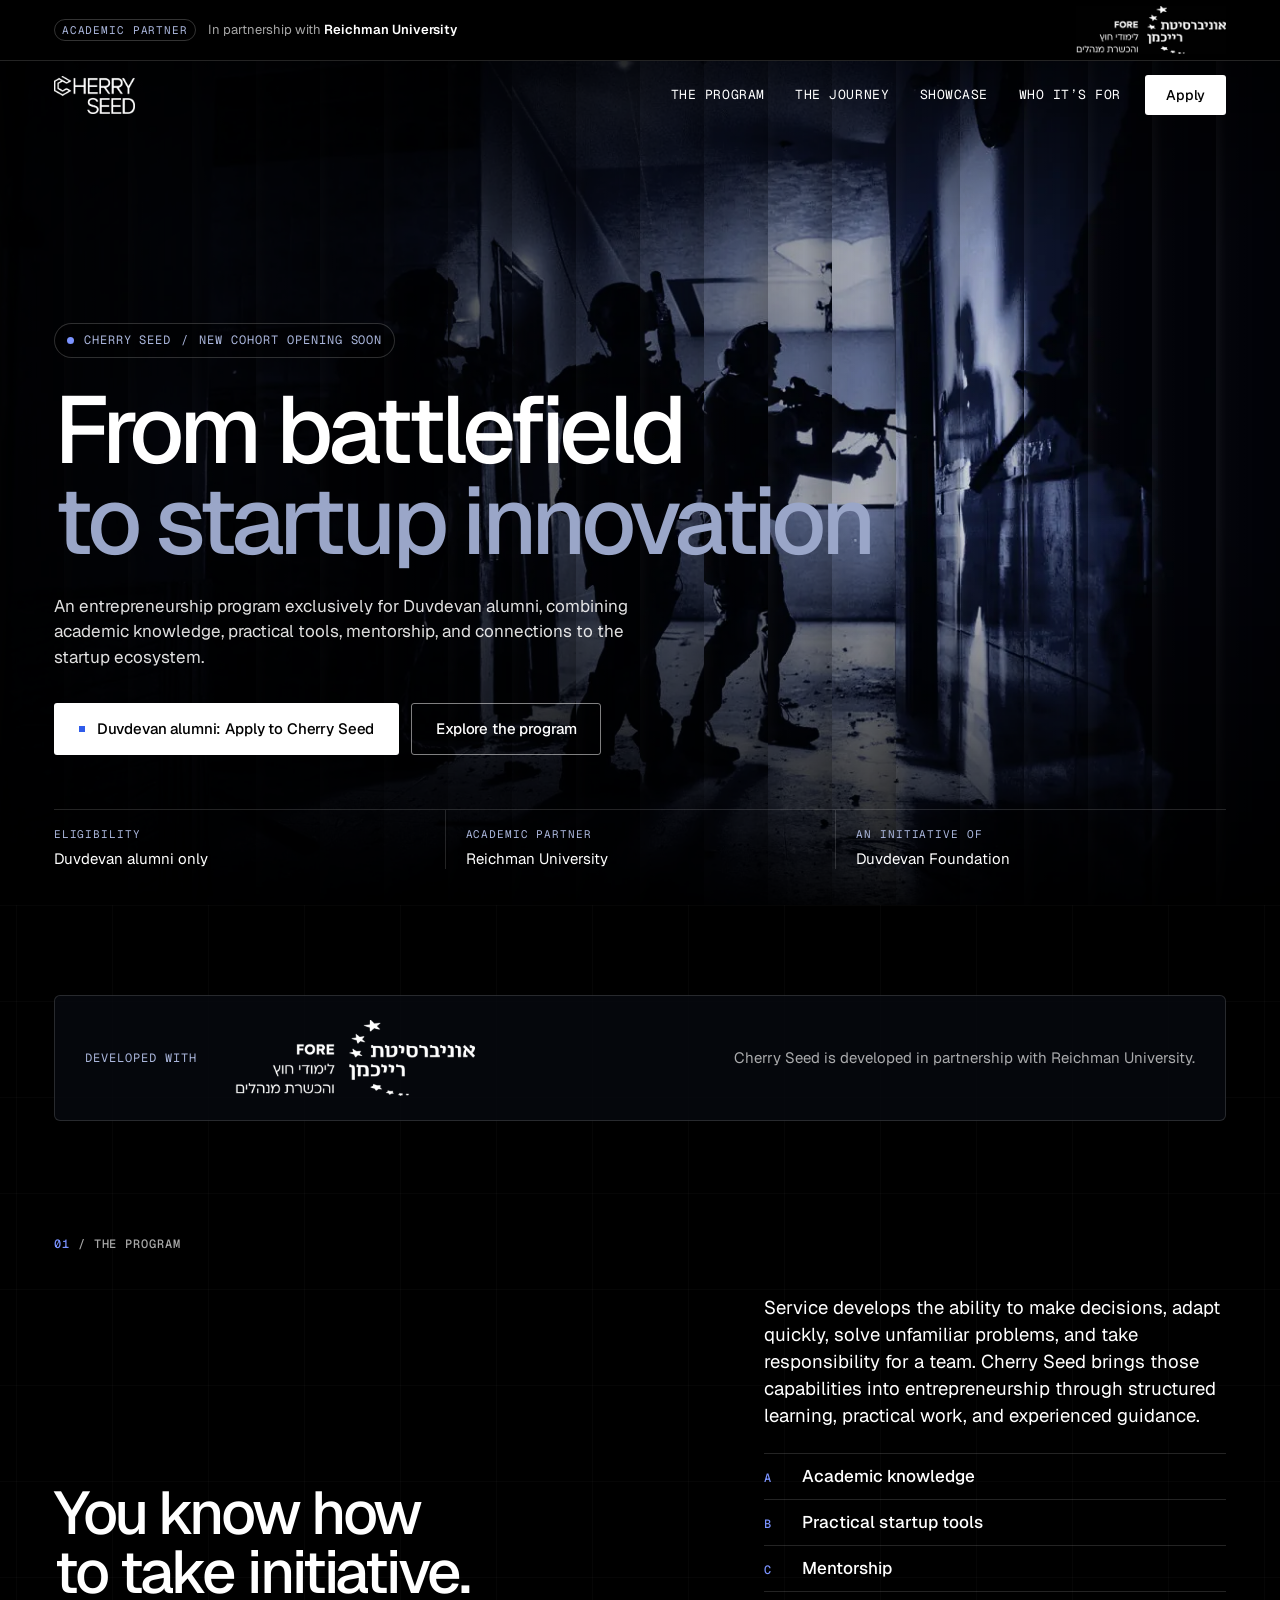
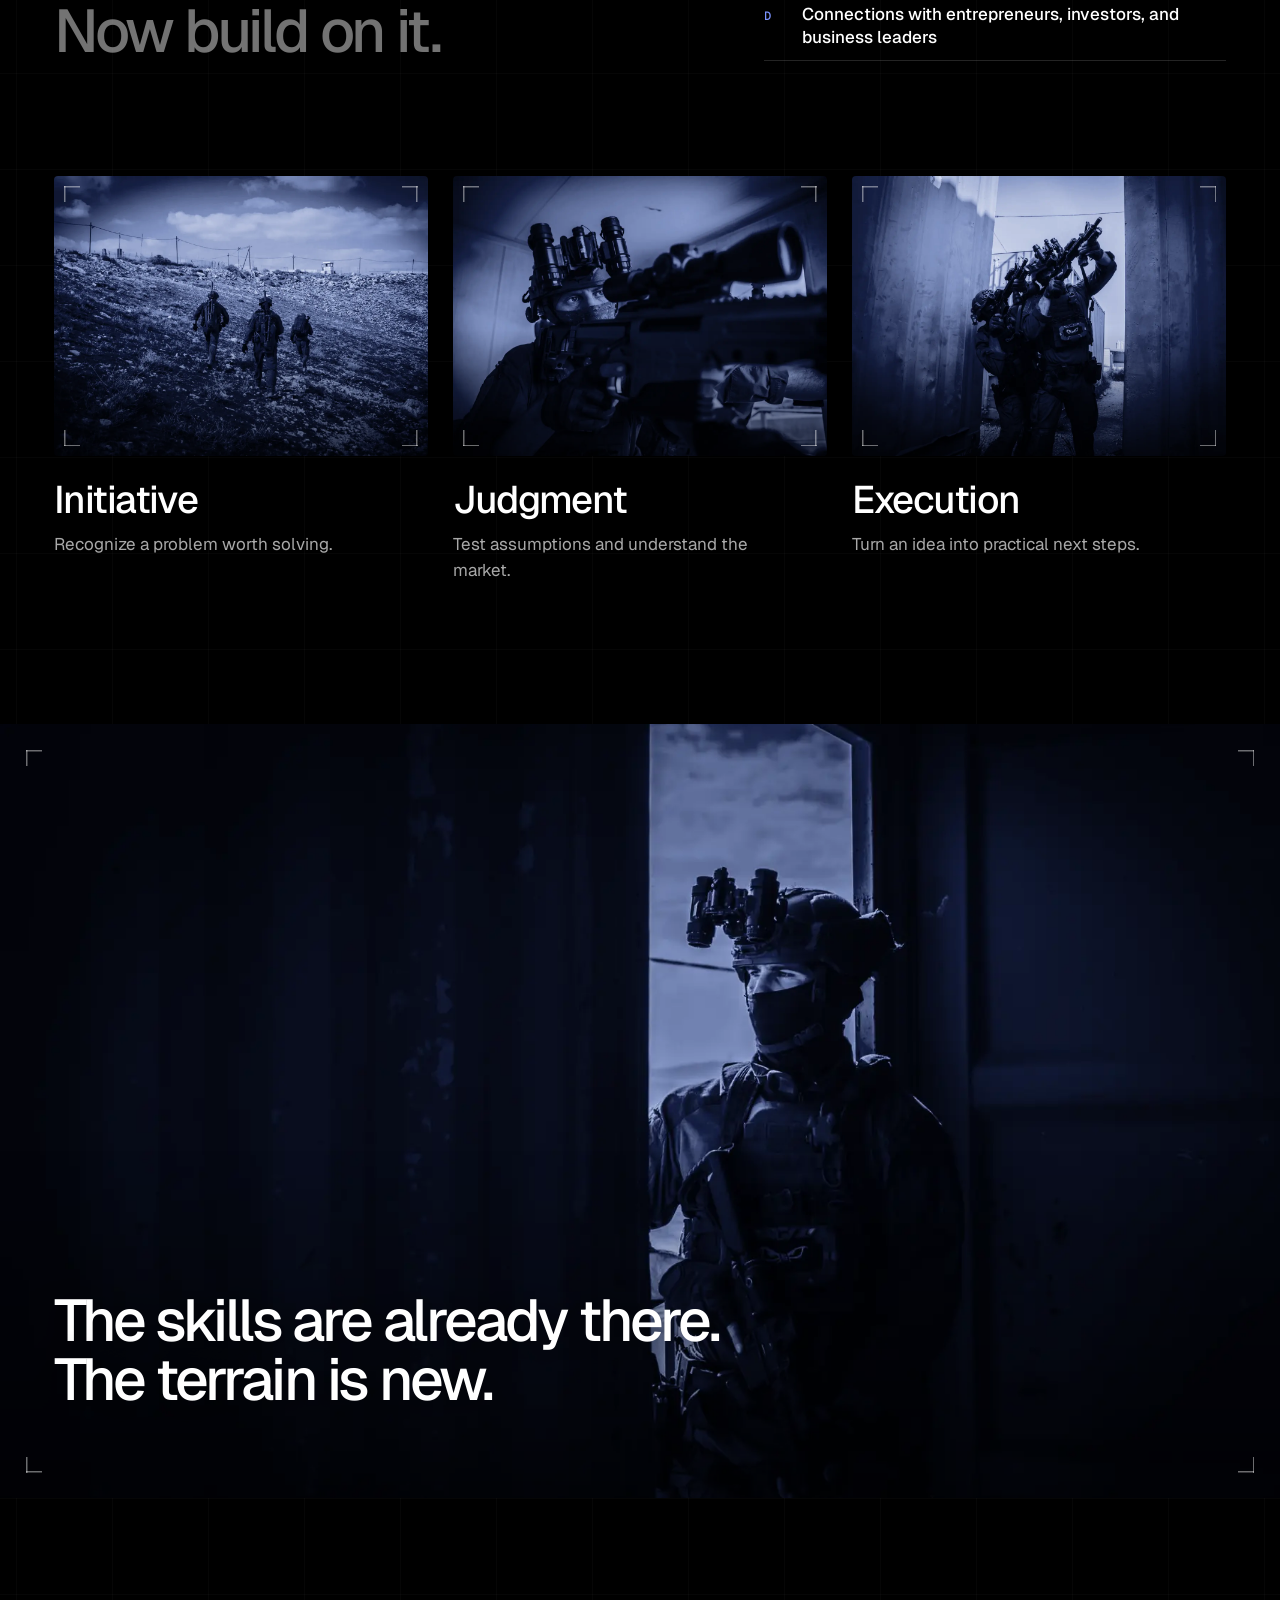
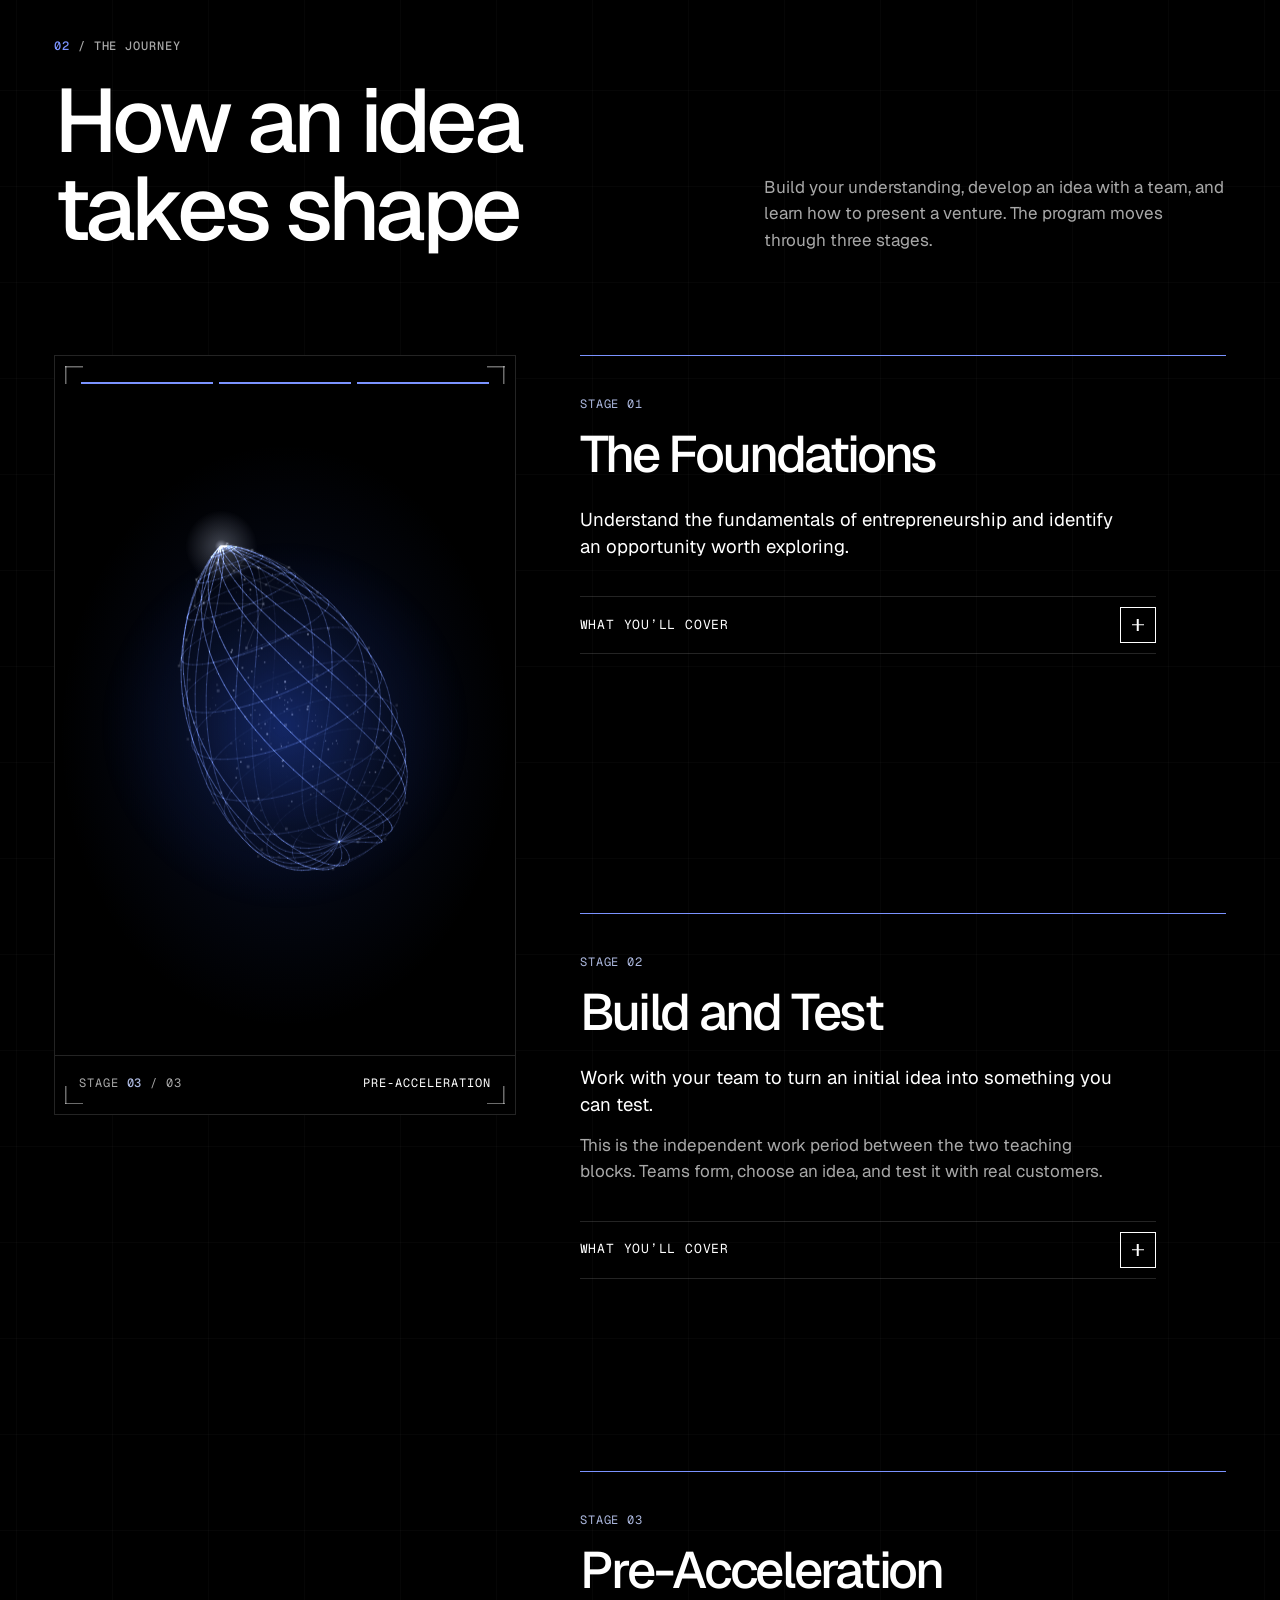
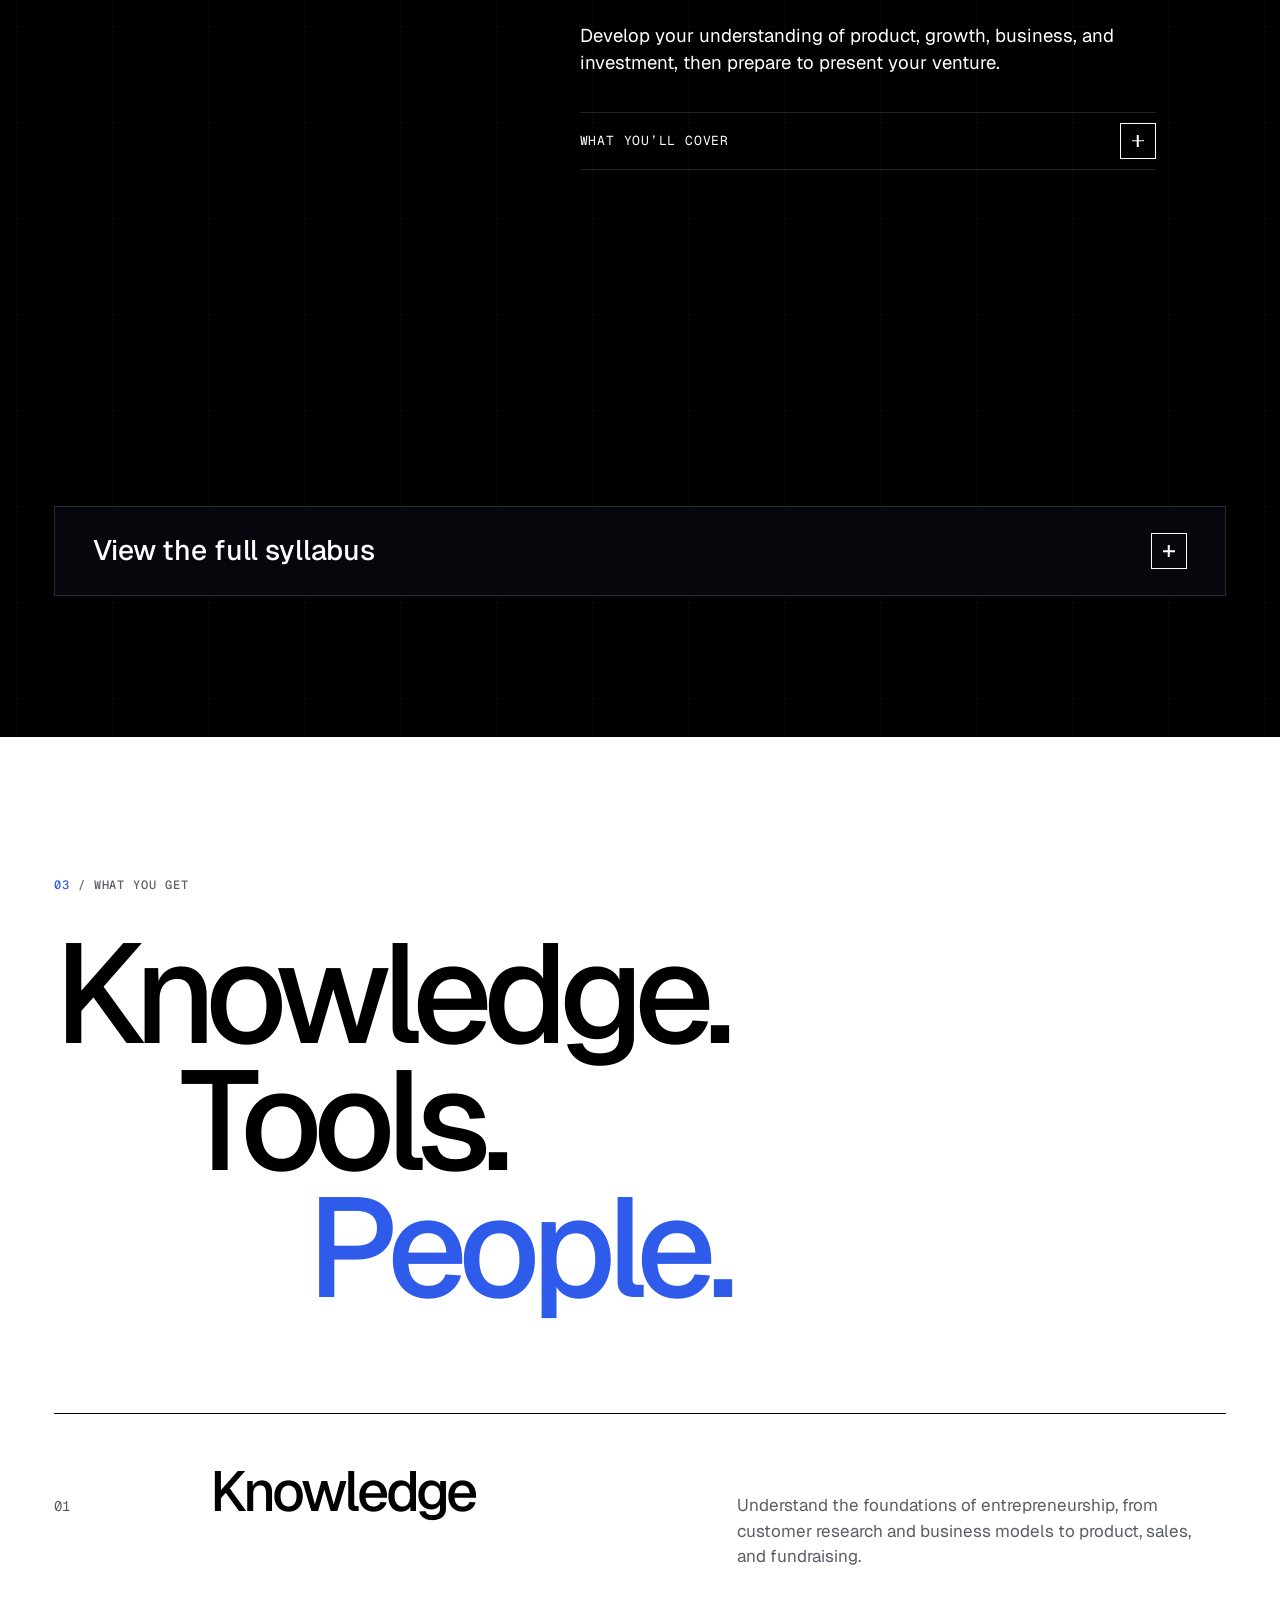
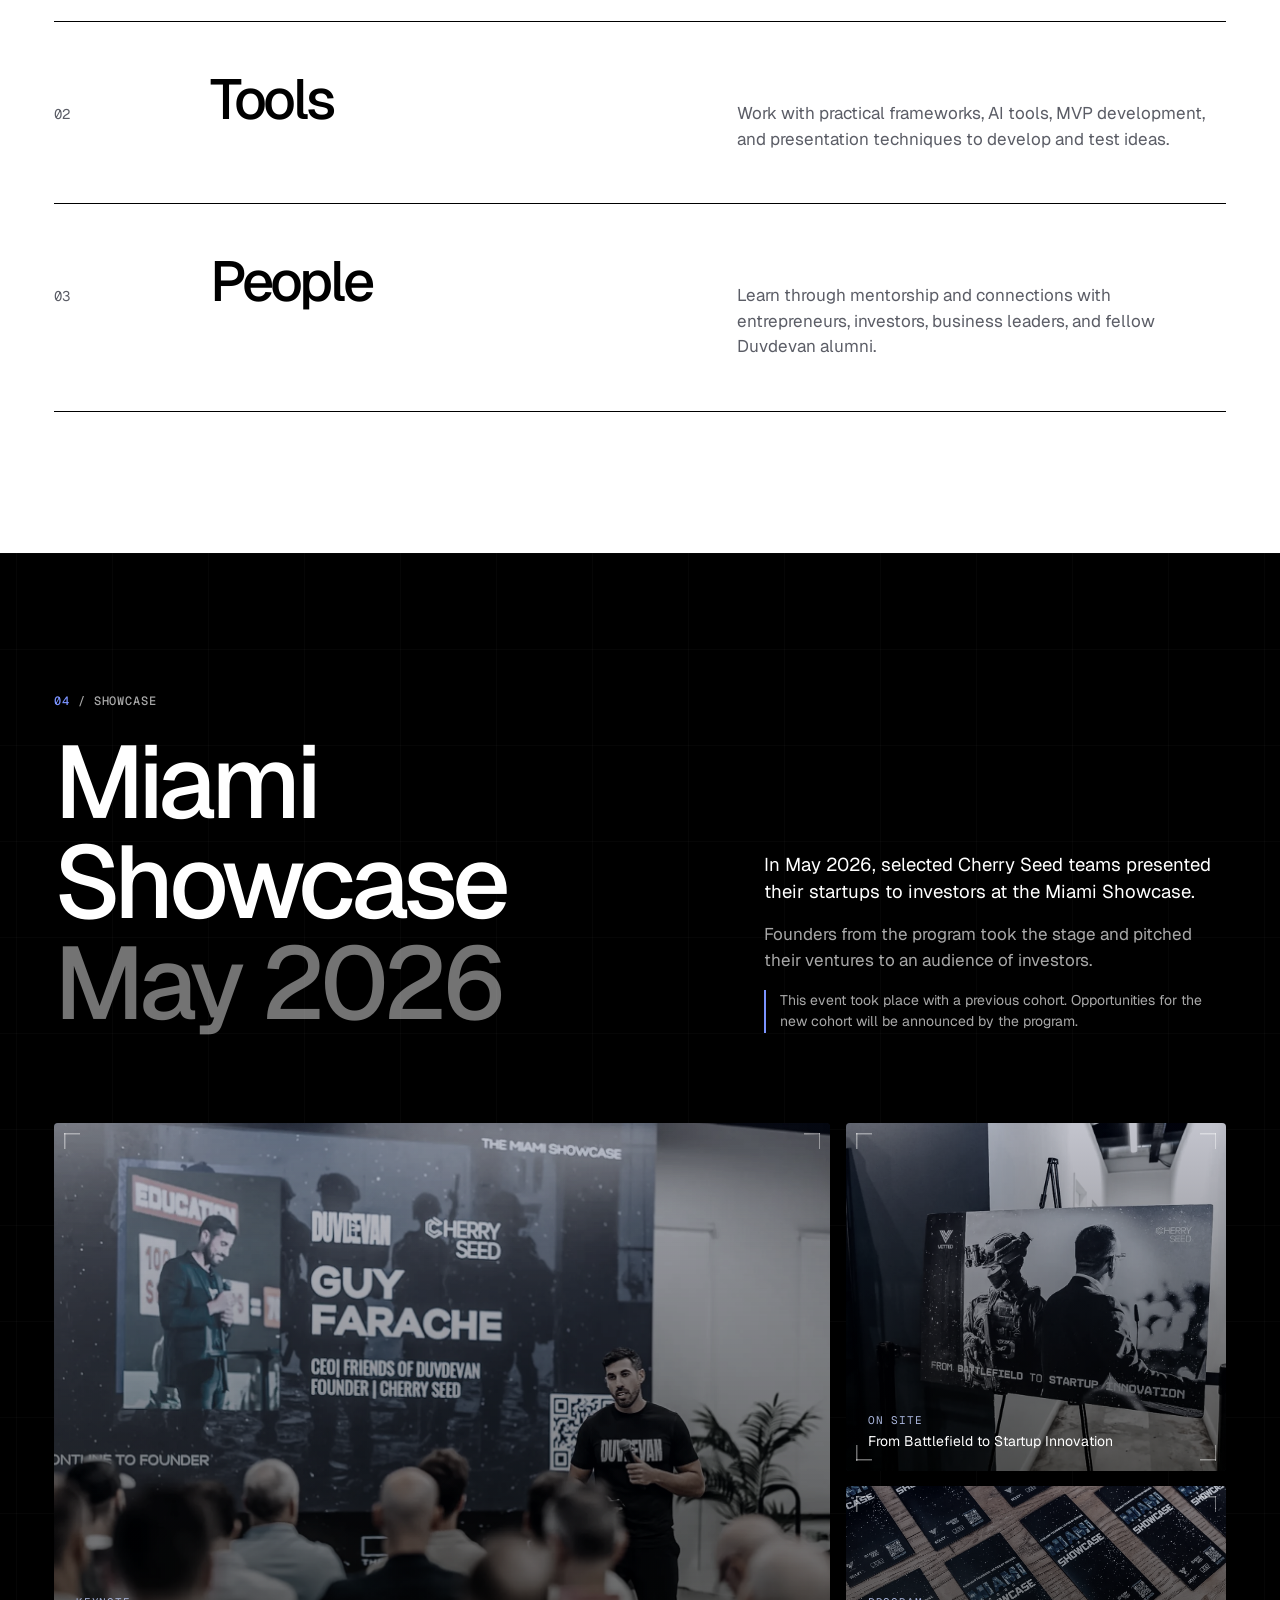
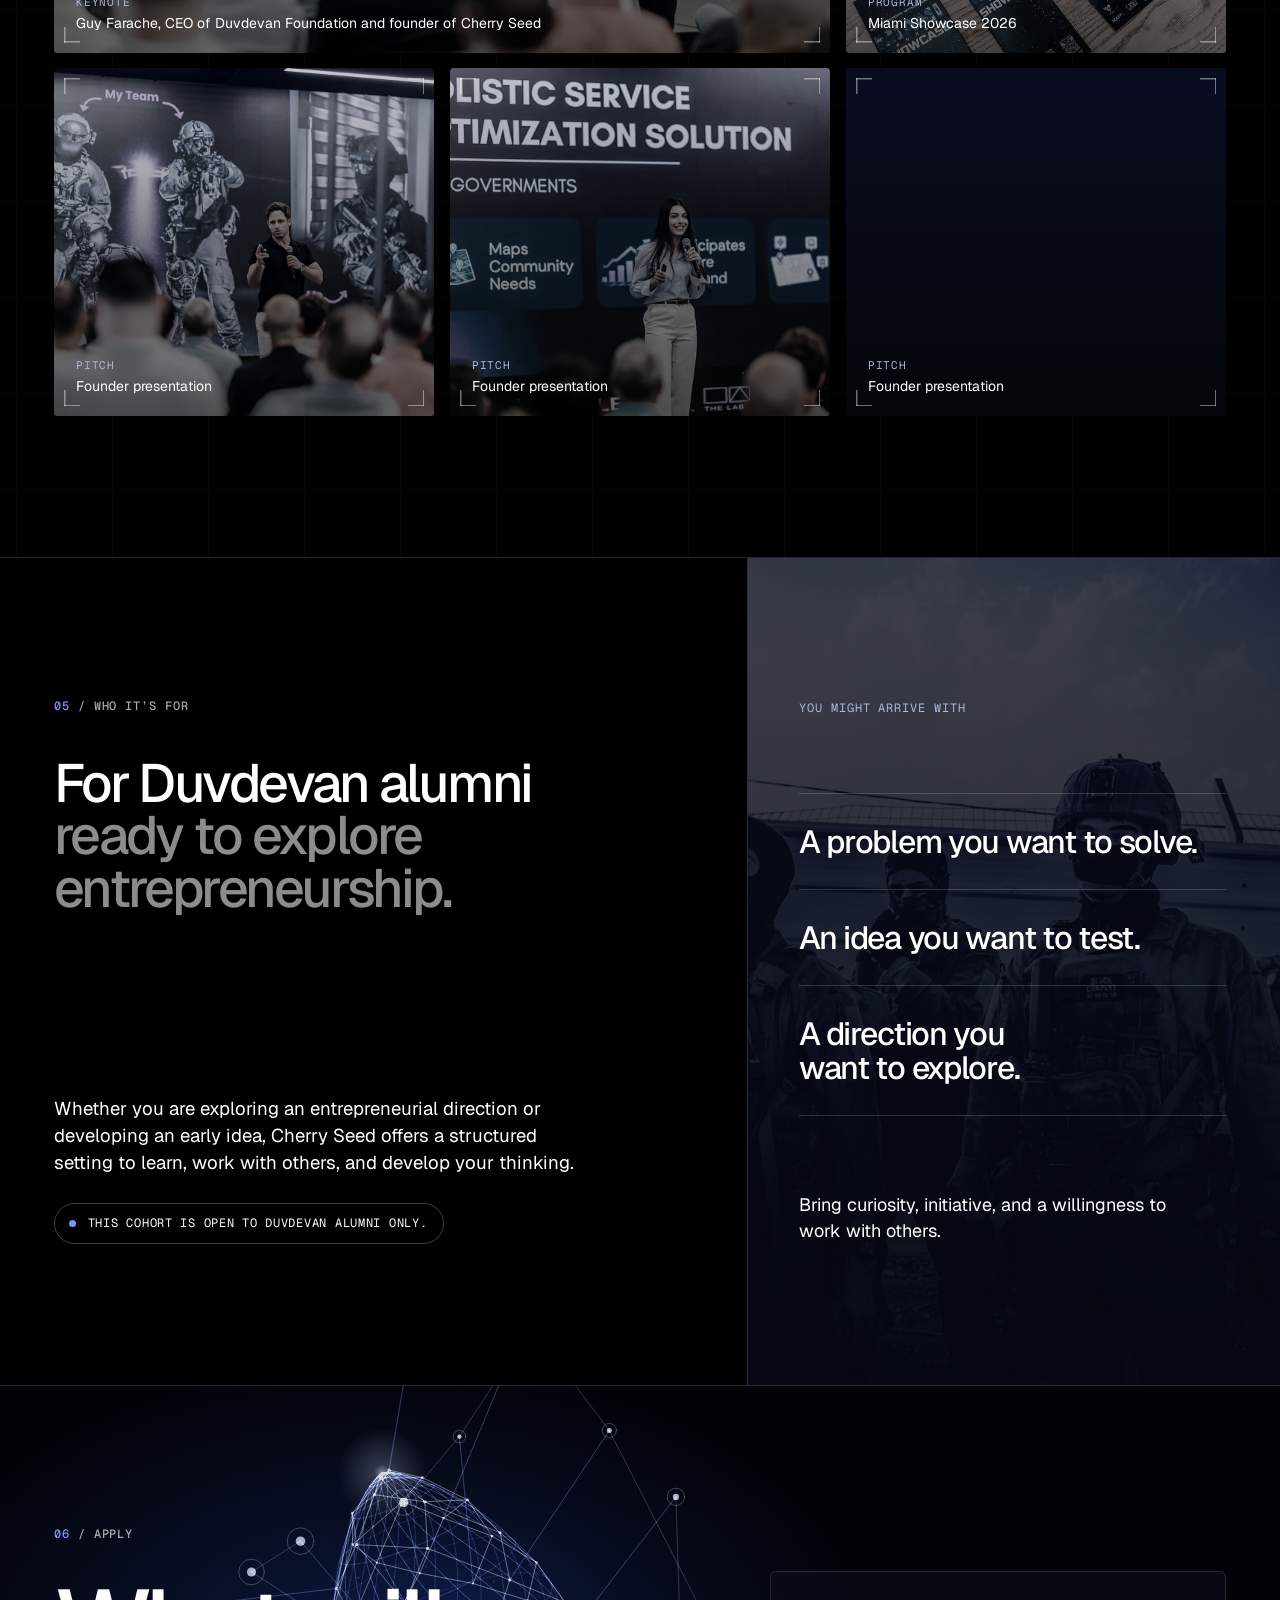
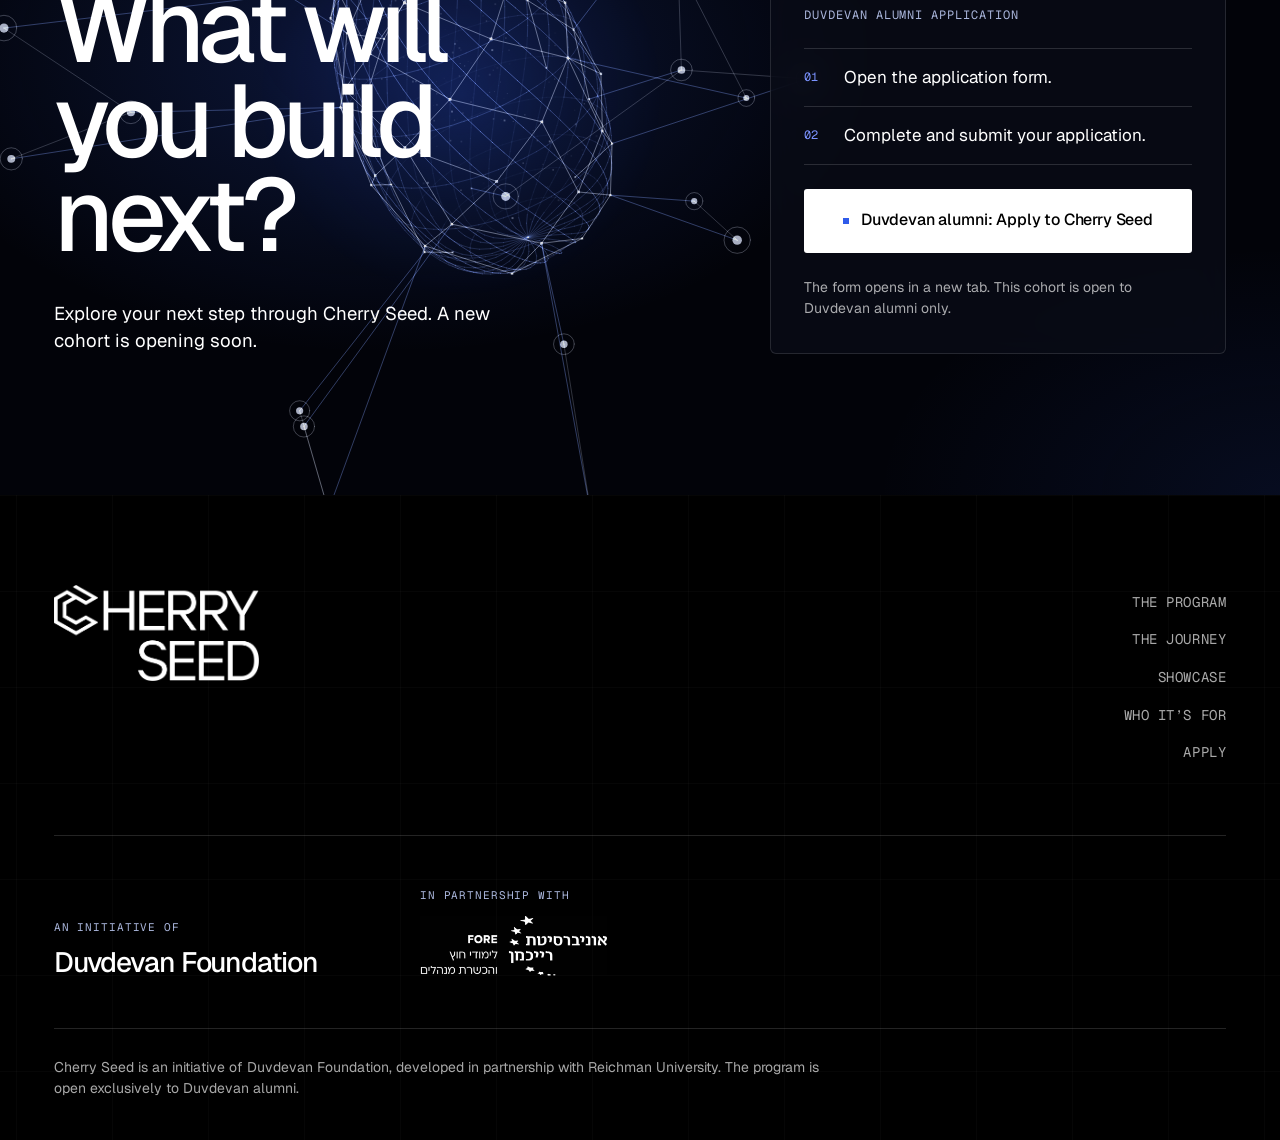
<file: index.html>
<!doctype html>
<html lang="en">
<head>
  <meta charset="utf-8">
  <meta name="viewport" content="width=device-width, initial-scale=1, viewport-fit=cover">
  <title>Cherry Seed | From Battlefield to Startup Innovation</title>
  <meta name="description" content="Cherry Seed is an entrepreneurship program exclusively for Duvdevan alumni, developed in partnership with Reichman University. A new cohort is opening soon.">
  <meta name="theme-color" content="#000000">
  <meta property="og:title" content="Cherry Seed | From Battlefield to Startup Innovation">
  <meta property="og:description" content="An entrepreneurship program exclusively for Duvdevan alumni, combining academic knowledge, practical tools, mentorship, and connections to the startup ecosystem.">
  <meta property="og:type" content="website">
  <meta property="og:image" content="assets/photos/hero-corridor-duo.webp?v=2">
  <link rel="icon" type="image/png" href="assets/favicon.png">
  <link rel="apple-touch-icon" href="assets/apple-touch-icon.png">
  <link rel="preconnect" href="https://fonts.googleapis.com">
  <link rel="preconnect" href="https://fonts.gstatic.com" crossorigin>
  <link rel="stylesheet" href="https://fonts.googleapis.com/css2?family=Geist:wght@300..700&family=Geist+Mono:wght@400..600&display=swap">
  <link rel="preload" href="assets/photos/hero-corridor-duo.webp?v=2" as="image">
  <link rel="stylesheet" href="styles.css">
  <script>
    document.documentElement.classList.add("js");
  </script>
</head>
<body>
  <a class="skip-link" href="#main">Skip to content</a>

  <aside class="partner-bar" aria-label="Academic partner">
    <div class="partner-bar__inner">
      <p class="partner-bar__text">
        <span class="partner-bar__tag">Academic partner</span>
        <span>In partnership with <strong>Reichman University</strong></span>
      </p>
      <img class="partner-bar__logo" src="assets/reichman-fore-he-white.png" width="700" height="224"
           alt="Reichman University, FORE">
    </div>
  </aside>

  <header class="site-header" data-tone="dark">
    <div class="site-header__inner">
      <a class="brand" href="#top" aria-label="Cherry Seed, back to top">
        <img class="brand__logo brand__logo--light" src="assets/cherry-seed-logo-white.png" width="874" height="410" alt="">
        <img class="brand__logo brand__logo--dark" src="assets/cherry-seed-logo-black.png" width="874" height="410" alt="">
      </a>
      <nav class="site-nav" aria-label="Main">
        <ul class="site-nav__list">
          <li><a href="#program">The Program</a></li>
          <li><a href="#journey">The Journey</a></li>
          <li><a href="#showcase">Showcase</a></li>
          <li><a href="#who">Who It’s For</a></li>
        </ul>
      </nav>
      <div class="site-header__actions">
        <a class="btn btn--header" href="https://airtable.com/apptCCInZC0HBE7BG/shrKVp0MABh3UPkuM" target="_blank" rel="noopener" data-apply>Apply</a>
        <button class="menu-toggle" type="button" aria-expanded="false" aria-controls="mobile-menu">
          <span class="menu-toggle__label">Menu</span>
          <span class="menu-toggle__icon" aria-hidden="true"><i></i><i></i></span>
        </button>
      </div>
    </div>
    <div class="mobile-menu" id="mobile-menu" hidden>
      <nav aria-label="Mobile">
        <ul>
          <li><a href="#program">The Program</a></li>
          <li><a href="#journey">The Journey</a></li>
          <li><a href="#showcase">Showcase</a></li>
          <li><a href="#who">Who It’s For</a></li>
          <li><a href="https://airtable.com/apptCCInZC0HBE7BG/shrKVp0MABh3UPkuM" target="_blank" rel="noopener" data-apply>Apply</a></li>
        </ul>
      </nav>
    </div>
  </header>

  <main id="main">
    <!-- HERO -->
    <section class="hero" id="top" data-tone="dark" aria-labelledby="hero-title">
      <div class="hero__field" aria-hidden="true"></div>
      <div class="hero__shade" aria-hidden="true"></div>
      <div class="hero__inner">
        <div class="hero__content">
          <p class="status"><span class="status__dot" aria-hidden="true"></span>Cherry Seed <span aria-hidden="true">/</span> New cohort opening soon</p>
          <h1 class="hero__title" id="hero-title">
            <span class="line">From battlefield</span>
            <span class="line">to startup innovation</span>
          </h1>
          <p class="hero__body">An entrepreneurship program exclusively for Duvdevan alumni, combining academic knowledge, practical tools, mentorship, and connections to the startup ecosystem.</p>
          <div class="hero__actions">
            <a class="btn btn--primary" href="https://airtable.com/apptCCInZC0HBE7BG/shrKVp0MABh3UPkuM" target="_blank" rel="noopener" data-apply>Duvdevan alumni: Apply to Cherry Seed</a>
            <a class="btn btn--ghost" href="#program">Explore the program</a>
          </div>
        </div>
        <dl class="hud">
          <div class="hud__cell">
            <dt>Eligibility</dt>
            <dd>Duvdevan alumni only</dd>
          </div>
          <div class="hud__cell">
            <dt>Academic partner</dt>
            <dd>Reichman University</dd>
          </div>
          <div class="hud__cell">
            <dt>An initiative of</dt>
            <dd>Duvdevan Foundation</dd>
          </div>
        </dl>
      </div>
    </section>

    <!-- 01 PROGRAM -->
    <section class="intro grid-bg" id="program" data-tone="dark" aria-labelledby="intro-title">
      <div class="container">
        <div class="partner-band reveal">
          <p class="partner-band__label">Developed with</p>
          <img class="partner-band__logo" src="assets/reichman-fore-he-white.png" width="700" height="224"
               alt="Reichman University, FORE">
          <p class="partner-band__text">Cherry Seed is developed in partnership with Reichman University.</p>
        </div>

        <p class="label"><span class="label__num">01</span> / The program</p>
        <div class="intro__grid">
          <h2 class="display intro__title reveal" id="intro-title">
            <span class="line">You know how</span>
            <span class="line">to take initiative.</span>
            <span class="line intro__title-turn">Now build on it.</span>
          </h2>
          <div class="intro__copy reveal">
            <p class="lede">Service develops the ability to make decisions, adapt quickly, solve unfamiliar problems, and take responsibility for a team. Cherry Seed brings those capabilities into entrepreneurship through structured learning, practical work, and experienced guidance.</p>
            <ul class="combines" aria-label="What the program combines">
              <li><span>A</span>Academic knowledge</li>
              <li><span>B</span>Practical startup tools</li>
              <li><span>C</span>Mentorship</li>
              <li><span>D</span>Connections with entrepreneurs, investors, and business leaders</li>
            </ul>
          </div>
        </div>

        <ul class="capabilities" aria-label="Capabilities the program helps you develop">
          <li class="capability reveal">
            <figure class="photo photo--duo capability__photo">
              <img src="assets/photos/ridge-walk-duo.webp?v=2" width="1400" height="934" alt="" loading="lazy" decoding="async">
            </figure>
            <h3 class="capability__word">Initiative</h3>
            <p>Recognize a problem worth solving.</p>
          </li>
          <li class="capability reveal">
            <figure class="photo photo--duo capability__photo">
              <img src="assets/photos/scope-duo.webp?v=2" width="1400" height="934" alt="" loading="lazy" decoding="async">
            </figure>
            <h3 class="capability__word">Judgment</h3>
            <p>Test assumptions and understand the market.</p>
          </li>
          <li class="capability reveal">
            <figure class="photo photo--duo capability__photo">
              <img src="assets/photos/stack-entry-duo.webp?v=2" width="1400" height="934" alt="" loading="lazy" decoding="async">
            </figure>
            <h3 class="capability__word">Execution</h3>
            <p>Turn an idea into practical next steps.</p>
          </li>
        </ul>
      </div>
    </section>

    <!-- FULL-BLEED PHOTO BREAK -->
    <section class="break" aria-label="From service to entrepreneurship">
      <figure class="photo photo--duo break__photo">
        <img src="assets/photos/doorway-bw-duo.webp?v=2" width="1800" height="1201" alt="A Duvdevan soldier standing in a doorway, looking out." loading="lazy" decoding="async">
      </figure>
      <div class="container break__inner">
        <p class="break__line reveal">The skills are already there.<br>The terrain is new.</p>
      </div>
    </section>

    <!-- 02 JOURNEY -->
    <section class="journey grid-bg" id="journey" data-tone="dark" aria-labelledby="journey-title">
      <div class="container">
        <header class="journey__head">
          <p class="label"><span class="label__num">02</span> / The journey</p>
          <h2 class="display journey__title reveal" id="journey-title">
            <span class="line">How an idea</span>
            <span class="line">takes shape</span>
          </h2>
          <p class="journey__intro reveal">Build your understanding, develop an idea with a team, and learn how to present a venture. The program moves through three stages.</p>
        </header>

        <div class="journey__grid">
          <div class="journey__visual" aria-hidden="true">
            <div class="journey__sticky">
              <div class="seed-frame journey__seed">
                <canvas class="seed-canvas" data-seed data-level="1" data-palette="dark" data-journey></canvas>
              </div>
              <div class="journey__readout">
                <span class="journey__readout-num">Stage <b data-readout-num>01</b> / 03</span>
                <span class="journey__readout-name" data-readout-name>The Foundations</span>
              </div>
              <ol class="journey__ticks">
                <li class="is-active"></li><li></li><li></li>
              </ol>
            </div>
          </div>

          <ol class="stages">
            <li class="stage" data-stage="1">
              <div class="stage__mini seed-frame" aria-hidden="true"><canvas class="seed-canvas" data-seed data-static data-level="1" data-palette="dark"></canvas></div>
              <p class="stage__num">Stage 01</p>
              <h3 class="stage__title">The Foundations</h3>
              <p class="stage__summary">Understand the fundamentals of entrepreneurship and identify an opportunity worth exploring.</p>
              <details class="stage__details">
                <summary><span>What you’ll cover</span><i class="plus" aria-hidden="true"></i></summary>
                <ul class="stage__list">
                  <li>Entrepreneurial thinking and opportunity discovery</li>
                  <li>Ideation with AI tools</li>
                  <li>Lean Startup</li>
                  <li>Business Model Canvas and MVP</li>
                  <li>Customer understanding, market size, and competition</li>
                  <li>Team building</li>
                  <li>AI tools for entrepreneurs</li>
                  <li>Presentation skills</li>
                  <li>Initial team and idea presentations</li>
                </ul>
              </details>
            </li>
            <li class="stage" data-stage="2">
              <div class="stage__mini seed-frame" aria-hidden="true"><canvas class="seed-canvas" data-seed data-static data-level="2" data-palette="dark"></canvas></div>
              <p class="stage__num">Stage 02</p>
              <h3 class="stage__title">Build and Test</h3>
              <p class="stage__summary">Work with your team to turn an initial idea into something you can test.</p>
              <p class="stage__note">This is the independent work period between the two teaching blocks. Teams form, choose an idea, and test it with real customers.</p>
              <details class="stage__details">
                <summary><span>What you’ll cover</span><i class="plus" aria-hidden="true"></i></summary>
                <ul class="stage__list">
                  <li>Team formation and idea selection</li>
                  <li>Business model development</li>
                  <li>Market, competitor, and opportunity mapping</li>
                  <li>MVP development</li>
                  <li>Testing with customers</li>
                  <li>Preparation for venture presentations</li>
                </ul>
              </details>
            </li>
            <li class="stage" data-stage="3">
              <div class="stage__mini seed-frame" aria-hidden="true"><canvas class="seed-canvas" data-seed data-static data-level="3" data-palette="dark"></canvas></div>
              <p class="stage__num">Stage 03</p>
              <h3 class="stage__title">Pre-Acceleration</h3>
              <p class="stage__summary">Develop your understanding of product, growth, business, and investment, then prepare to present your venture.</p>
              <details class="stage__details">
                <summary><span>What you’ll cover</span><i class="plus" aria-hidden="true"></i></summary>
                <ul class="stage__list">
                  <li>Digital marketing strategy for startups</li>
                  <li>UX and product design</li>
                  <li>Sales and business models</li>
                  <li>Legal aspects of entrepreneurship</li>
                  <li>Investor practice and speed dating</li>
                  <li>Fundraising from angels and venture capital funds</li>
                  <li>Product management</li>
                  <li>Pitch rehearsal</li>
                  <li>Final venture presentations</li>
                </ul>
              </details>
            </li>
          </ol>
        </div>

        <details class="syllabus" id="syllabus">
          <summary class="syllabus__toggle">
            <span>View the full syllabus</span>
            <i class="plus" aria-hidden="true"></i>
          </summary>
          <div class="syllabus__body">
            <p class="syllabus__note">Every session in the program, in order. Dates for the new cohort will be announced once the schedule is confirmed.</p>
            <div class="syllabus__cols">
              <section class="syllabus__block" aria-labelledby="syl-1">
                <h3 id="syl-1"><span>Stage 01</span>The Foundations</h3>
                <ol>
                  <li>Opening session: program expectations, milestones, and a talk by a serial entrepreneur</li>
                  <li>Ideation: opportunities and problems, ideation with AI tools</li>
                  <li>Lean Startup: Business Model Canvas and MVP</li>
                  <li>Analyzing and understanding customers, market size, and competition</li>
                  <li>Workshop: practicing basic startup tools</li>
                  <li>Team building workshop</li>
                  <li>AI tools for entrepreneurs</li>
                  <li>Presentation skills for entrepreneurs, with team and idea presentations</li>
                </ol>
              </section>
              <section class="syllabus__block" aria-labelledby="syl-2">
                <h3 id="syl-2"><span>Stage 02</span>Build and Test</h3>
                <ol>
                  <li>Independent team work: form teams, choose an idea, build a business model, analyze the market, competition, and opportunity, build an MVP, and test it with customers</li>
                </ol>
              </section>
              <section class="syllabus__block" aria-labelledby="syl-3">
                <h3 id="syl-3"><span>Stage 03</span>Pre-Acceleration</h3>
                <ol>
                  <li>Digital marketing strategy for startups</li>
                  <li>Presenting teams and startup ideas</li>
                  <li>UX and product design for entrepreneurs</li>
                  <li>Sales and business models for startups</li>
                  <li>Legal aspects for entrepreneurs</li>
                  <li>The Investor’s Game: speed dating with investors</li>
                  <li>Raising money from angels and venture capital funds</li>
                  <li>Product management for entrepreneurs</li>
                  <li>Dry run: pitch rehearsal</li>
                  <li>Preparation for the venture presentations</li>
                  <li>Final event: venture presentations</li>
                </ol>
              </section>
            </div>
          </div>
        </details>
      </div>
    </section>

    <!-- 03 WHAT YOU GET -->
    <section class="gets" id="get" data-tone="light" aria-labelledby="gets-title">
      <div class="container">
        <p class="label"><span class="label__num">03</span> / What you get</p>
        <h2 class="gets__title reveal" id="gets-title">
          <span class="line">Knowledge.</span>
          <span class="line">Tools.</span>
          <span class="line">People.</span>
        </h2>
        <ol class="gets__rows">
          <li class="gets__row reveal">
            <span class="gets__num" aria-hidden="true">01</span>
            <h3 class="gets__name">Knowledge</h3>
            <p>Understand the foundations of entrepreneurship, from customer research and business models to product, sales, and fundraising.</p>
          </li>
          <li class="gets__row reveal">
            <span class="gets__num" aria-hidden="true">02</span>
            <h3 class="gets__name">Tools</h3>
            <p>Work with practical frameworks, AI tools, MVP development, and presentation techniques to develop and test ideas.</p>
          </li>
          <li class="gets__row reveal">
            <span class="gets__num" aria-hidden="true">03</span>
            <h3 class="gets__name">People</h3>
            <p>Learn through mentorship and connections with entrepreneurs, investors, business leaders, and fellow Duvdevan alumni.</p>
          </li>
        </ol>
      </div>
    </section>

    <!-- 04 SHOWCASE -->
    <section class="showcase grid-bg" id="showcase" data-tone="dark" aria-labelledby="showcase-title">
      <div class="container">
        <div class="showcase__head">
          <p class="label"><span class="label__num">04</span> / Showcase</p>
          <h2 class="display showcase__title reveal" id="showcase-title">
            <span class="line">Miami</span>
            <span class="line">Showcase</span>
            <span class="line showcase__year">May 2026</span>
          </h2>
          <div class="showcase__copy reveal">
            <p class="lede">In May 2026, selected Cherry Seed teams presented their startups to investors at the Miami Showcase.</p>
            <p>Founders from the program took the stage and pitched their ventures to an audience of investors.</p>
            <p class="showcase__note">This event took place with a previous cohort. Opportunities for the new cohort will be announced by the program.</p>
          </div>
        </div>

        <div class="showcase__grid">
          <figure class="photo photo--event showcase__a reveal">
            <img src="assets/photos/showcase-keynote.webp" width="1600" height="1067" alt="Guy Farache, CEO of Duvdevan Foundation and founder of Cherry Seed, speaking at the Miami Showcase." loading="lazy" decoding="async">
            <figcaption><span>Keynote</span>Guy Farache, CEO of Duvdevan Foundation and founder of Cherry Seed</figcaption>
          </figure>
          <figure class="photo photo--event showcase__b reveal">
            <img src="assets/photos/showcase-poster.webp" width="1400" height="934" alt="Event poster reading From Battlefield to Startup Innovation." loading="lazy" decoding="async">
            <figcaption><span>On site</span>From Battlefield to Startup Innovation</figcaption>
          </figure>
          <figure class="photo photo--event showcase__c reveal">
            <img src="assets/photos/showcase-pitch-team.webp" width="1400" height="934" alt="A Cherry Seed founder pitching a startup to investors." loading="lazy" decoding="async">
            <figcaption><span>Pitch</span>Founder presentation</figcaption>
          </figure>
          <figure class="photo photo--event showcase__d reveal">
            <img src="assets/photos/showcase-pitch-city.webp" width="1400" height="934" alt="A Cherry Seed founder presenting a startup solution for city governments." loading="lazy" decoding="async">
            <figcaption><span>Pitch</span>Founder presentation</figcaption>
          </figure>
          <figure class="photo photo--event showcase__e reveal">
            <img src="assets/photos/showcase-pitch-pulsight.webp" width="1400" height="934" alt="A Cherry Seed founder pitching a medical startup on stage." loading="lazy" decoding="async">
            <figcaption><span>Pitch</span>Founder presentation</figcaption>
          </figure>
          <figure class="photo photo--event showcase__f reveal">
            <img src="assets/photos/showcase-cards.webp" width="1400" height="934" alt="Printed programs for the Miami 2026 Showcase." loading="lazy" decoding="async">
            <figcaption><span>Program</span>Miami Showcase 2026</figcaption>
          </figure>
        </div>
      </div>
    </section>

    <!-- 05 WHO -->
    <section class="who" id="who" data-tone="dark" aria-labelledby="who-title">
      <div class="who__text">
        <p class="label"><span class="label__num">05</span> / Who it’s for</p>
        <h2 class="display who__title reveal" id="who-title">
          <span class="line">For Duvdevan alumni</span>
          <span class="line who__title-sub">ready to explore entrepreneurship.</span>
        </h2>
        <p class="who__body reveal">Whether you are exploring an entrepreneurial direction or developing an early idea, Cherry Seed offers a structured setting to learn, work with others, and develop your thinking.</p>
        <p class="who__eligibility reveal"><span class="who__dot" aria-hidden="true"></span>This cohort is open to Duvdevan alumni only.</p>
      </div>
      <div class="who__panel">
        <figure class="photo photo--duo who__photo" aria-hidden="true">
          <img src="assets/photos/team-portrait-duo.webp?v=2" width="1600" height="1067" alt="" loading="lazy" decoding="async">
        </figure>
        <p class="who__panel-label">You might arrive with</p>
        <ul class="prompts">
          <li class="reveal">A problem you want to solve.</li>
          <li class="reveal">An idea you want to test.</li>
          <li class="reveal">A direction you want to explore.</li>
        </ul>
        <p class="who__closing">Bring curiosity, initiative, and a willingness to work with others.</p>
      </div>
    </section>

    <!-- 06 APPLY -->
    <section class="apply" id="apply" data-tone="dark" aria-labelledby="apply-title">
      <div class="apply__seed seed-frame" aria-hidden="true">
        <canvas class="seed-canvas" data-seed data-level="3" data-palette="dark"></canvas>
      </div>
      <div class="container apply__grid">
        <div class="apply__lead">
          <p class="label label--on-blue"><span class="label__num">06</span> / Apply</p>
          <h2 class="apply__title" id="apply-title">
            <span class="line">What will</span>
            <span class="line">you build</span>
            <span class="line">next?</span>
          </h2>
          <p class="apply__body">Explore your next step through Cherry Seed. A new cohort is opening soon.</p>
        </div>

        <div class="apply-panel">
          <p class="apply-panel__heading">Duvdevan alumni application</p>
          <ol class="apply-panel__steps">
            <li><span>01</span>Open the application form.</li>
            <li><span>02</span>Complete and submit your application.</li>
          </ol>
          <a class="btn btn--primary btn--xl btn--block" href="https://airtable.com/apptCCInZC0HBE7BG/shrKVp0MABh3UPkuM" target="_blank" rel="noopener" data-apply>Duvdevan alumni: Apply to Cherry Seed<span class="visually-hidden"> (opens in a new tab)</span></a>
          <p class="apply-panel__note">The form opens in a new tab. This cohort is open to Duvdevan alumni only.</p>
        </div>
      </div>
    </section>
  </main>

  <footer class="site-footer grid-bg" data-tone="dark">
    <div class="container">
      <div class="site-footer__top">
        <img class="site-footer__logo" src="assets/cherry-seed-logo-white.png" width="874" height="410" alt="Cherry Seed">
        <nav class="site-footer__nav" aria-label="Footer">
          <a href="#program">The Program</a>
          <a href="#journey">The Journey</a>
          <a href="#showcase">Showcase</a>
          <a href="#who">Who It’s For</a>
          <a href="https://airtable.com/apptCCInZC0HBE7BG/shrKVp0MABh3UPkuM" target="_blank" rel="noopener" data-apply>Apply</a>
        </nav>
      </div>
      <div class="site-footer__partners">
        <div>
          <p class="site-footer__label">An initiative of</p>
          <p class="site-footer__org">Duvdevan Foundation</p>
        </div>
        <div>
          <p class="site-footer__label">In partnership with</p>
          <img class="site-footer__partner" src="assets/reichman-fore-he-white.png" width="700" height="224" alt="Reichman University, FORE">
        </div>
      </div>
      <p class="site-footer__fine">Cherry Seed is an initiative of Duvdevan Foundation, developed in partnership with Reichman University. The program is open exclusively to Duvdevan alumni.</p>
    </div>
  </footer>

  <script src="seed.js"></script>
  <script src="main.js"></script>
</body>
</html>
</file>
<file: styles.css>
/* ==========================================================================
   CHERRY SEED
   Tokens
   ========================================================================== */

:root {
  --blue: #2f5bea;          /* logo blue, used as a precise accent */
  --blue-bright: #7b93ff;   /* accent on black */
  --ink-blue: #04106a;
  --ice: #aab6dc;           /* cool steel highlight */
  --black: #000;
  --white: #fff;
  --grey: #5b5d66;
  --rule-light: rgba(0, 0, 0, 0.14);
  --rule-dark: rgba(255, 255, 255, 0.14);
  --muted-dark: rgba(255, 255, 255, 0.66);

  --display: "Geist", "Helvetica Neue", Arial, sans-serif;
  --sans: "Geist", "Helvetica Neue", Arial, sans-serif;
  --mono: "Geist Mono", ui-monospace, "SFMono-Regular", Menlo, monospace;

  --gutter: clamp(20px, 4.2vw, 64px);
  --max: 1520px;
  --section: clamp(96px, 11vw, 176px);
  --header-h: 68px;

  --ease-out: cubic-bezier(0.22, 1, 0.36, 1);
  --ease-in-out: cubic-bezier(0.65, 0, 0.35, 1);
  --focus: var(--white);
}

/* ==========================================================================
   Base
   ========================================================================== */
*, *::before, *::after { box-sizing: border-box; }
html {
  -webkit-text-size-adjust: 100%;
  text-size-adjust: 100%;
  scroll-behavior: smooth;
  scroll-padding-top: calc(var(--header-h) + 12px);
  background: var(--black);
}
body {
  margin: 0;
  background: var(--black);
  color: var(--white);
  font-family: var(--sans);
  font-size: 1.0625rem;
  line-height: 1.55;
  -webkit-font-smoothing: antialiased;
  -moz-osx-font-smoothing: grayscale;
  overflow-x: clip;
}
img { display: block; max-width: 100%; height: auto; }
[hidden] { display: none !important; }
h1, h2, h3, p, ul, ol, figure, dl, dd { margin: 0; }
ul, ol { padding: 0; list-style: none; }
a { color: inherit; }
button, input, select, textarea { font: inherit; color: inherit; }

:focus-visible {
  outline: 2px solid var(--focus);
  outline-offset: 3px;
}
[data-tone="light"] { --focus: var(--blue); }

.skip-link {
  position: absolute;
  left: 12px;
  top: -100px;
  z-index: 100;
  padding: 12px 18px;
  background: var(--white);
  color: var(--black);
  font-weight: 600;
  text-decoration: none;
}
.skip-link:focus { top: 12px; }

.container {
  width: 100%;
  max-width: var(--max);
  margin-inline: auto;
  padding-inline: var(--gutter);
}
.line { display: block; }

/* Engineering grid behind dark sections */
.grid-bg {
  background-color: var(--black);
  background-image:
    linear-gradient(rgba(255, 255, 255, 0.022) 1px, transparent 1px),
    linear-gradient(90deg, rgba(255, 255, 255, 0.022) 1px, transparent 1px);
  background-size: 96px 96px;
  background-position: center top;
}

/* Small functional labels */
.label {
  font-family: var(--mono);
  font-size: 0.75rem;
  font-weight: 500;
  letter-spacing: 0.08em;
  text-transform: uppercase;
  line-height: 1.2;
  color: var(--muted-dark);
}
.label__num { color: var(--blue-bright); }
[data-tone="light"] .label { color: var(--grey); }
[data-tone="light"] .label__num { color: var(--blue); }

/* Display type: Geist, medium weight, tight tracking */
.display,
.hero__title,
.capability__word,
.stage__title,
.gets__title,
.gets__name,
.prompts li,
.apply__title,
.syllabus__toggle,
.syllabus__block h3,
.break__line,
.mobile-menu a {
  font-family: var(--display);
  font-weight: 500;
  letter-spacing: -0.045em;
}
.display {
  letter-spacing: -0.048em;
  line-height: 0.98;
  font-size: clamp(2.4rem, 5.6vw, 6rem);
  text-wrap: balance;
}

/* ==========================================================================
   Buttons
   ========================================================================== */
.btn {
  --btn-bg: var(--white);
  --btn-fg: var(--black);
  position: relative;
  display: inline-flex;
  align-items: center;
  justify-content: center;
  gap: 12px;
  min-height: 52px;
  padding: 14px 24px;
  border: 1px solid transparent;
  border-radius: 3px;
  background: var(--btn-bg);
  color: var(--btn-fg);
  font-family: var(--sans);
  font-size: 0.9375rem;
  font-weight: 500;
  letter-spacing: -0.01em;
  line-height: 1.15;
  text-decoration: none;
  text-align: center;
  cursor: pointer;
  transition:
    transform 160ms var(--ease-out),
    background-color 200ms var(--ease-out),
    color 200ms var(--ease-out),
    border-color 200ms var(--ease-out),
    box-shadow 200ms var(--ease-out);
  -webkit-tap-highlight-color: transparent;
}
.btn:active { transform: scale(0.97); }
.btn--primary::before {
  content: "";
  width: 6px;
  height: 6px;
  flex: none;
  background: var(--blue);
  transition: transform 260ms var(--ease-out);
}
@media (hover: hover) and (pointer: fine) {
  .btn--primary:hover { --btn-bg: #dfe5f7; }
  .btn--primary:hover::before { transform: rotate(45deg); }
  .btn--ghost:hover { --btn-bg: rgba(255, 255, 255, 0.1); border-color: var(--white); }
}
.btn--ghost {
  --btn-bg: transparent;
  --btn-fg: var(--white);
  border-color: rgba(255, 255, 255, 0.5);
}
.btn--xl { min-height: 64px; padding: 18px 32px; font-size: 1rem; }
.btn--block { width: 100%; }

/* ==========================================================================
   Partner bar (Reichman)
   ========================================================================== */
.partner-bar {
  position: relative;
  z-index: 31;
  background: var(--black);
  border-bottom: 1px solid var(--rule-dark);
}
.partner-bar__inner {
  display: flex;
  align-items: center;
  justify-content: space-between;
  gap: 18px;
  max-width: var(--max);
  min-height: 56px;
  margin-inline: auto;
  padding: 6px var(--gutter);
}
.partner-bar__text {
  display: flex;
  align-items: center;
  flex-wrap: wrap;
  gap: 4px 12px;
  font-size: 0.8125rem;
  line-height: 1.3;
  color: var(--muted-dark);
}
.partner-bar__text strong { color: var(--white); font-weight: 600; }
.partner-bar__tag {
  padding: 3px 7px;
  border: 1px solid rgba(255, 255, 255, 0.2);
  border-radius: 999px;
  font-family: var(--mono);
  font-size: 0.6875rem;
  letter-spacing: 0.08em;
  text-transform: uppercase;
  color: var(--ice);
}
.partner-bar__logo { width: auto; height: 48px; flex: none; }

/* ==========================================================================
   Header
   ========================================================================== */
.site-header {
  position: sticky;
  top: 0;
  z-index: 30;
  height: var(--header-h);
  margin-bottom: calc(var(--header-h) * -1);
  color: var(--white);
  transition: color 260ms var(--ease-out);
}
.site-header::before {
  content: "";
  position: absolute;
  inset: 0;
  z-index: -1;
  background: rgba(0, 0, 0, 0.72);
  -webkit-backdrop-filter: blur(14px) saturate(1.3);
  backdrop-filter: blur(14px) saturate(1.3);
  border-bottom: 1px solid var(--rule-dark);
  opacity: 0;
  transition: opacity 260ms var(--ease-out), background-color 260ms var(--ease-out), border-color 260ms;
}
.site-header.is-scrolled::before,
.site-header.menu-open::before { opacity: 1; }
.site-header.menu-open::before { background: #000; }
.site-header[data-tone="light"] { color: var(--black); --focus: var(--blue); }
.site-header[data-tone="light"]::before {
  opacity: 1;
  background: rgba(255, 255, 255, 0.88);
  border-bottom-color: var(--rule-light);
}

.site-header__inner {
  display: flex;
  align-items: center;
  justify-content: space-between;
  gap: 24px;
  height: 100%;
  max-width: var(--max);
  margin-inline: auto;
  padding-inline: var(--gutter);
}
.brand { position: relative; display: block; flex: none; }
.brand__logo { height: 38px; width: auto; transition: opacity 260ms var(--ease-out); }
.brand__logo--dark { position: absolute; inset: 0; opacity: 0; }
.site-header[data-tone="light"] .brand__logo--light { opacity: 0; }
.site-header[data-tone="light"] .brand__logo--dark { opacity: 1; }

.site-nav { margin-left: auto; }
.site-nav__list { display: flex; gap: clamp(18px, 2.4vw, 36px); }
.site-nav a {
  position: relative;
  display: inline-block;
  padding: 10px 0;
  font-family: var(--mono);
  font-size: 0.8125rem;
  letter-spacing: 0.04em;
  text-transform: uppercase;
  text-decoration: none;
}
.site-nav a::after {
  content: "";
  position: absolute;
  left: 0;
  right: 0;
  bottom: 4px;
  height: 1px;
  background: currentColor;
  transform: scaleX(0);
  transform-origin: right;
  transition: transform 300ms var(--ease-out);
}
.site-nav a:hover::after,
.site-nav a[aria-current="true"]::after { transform: scaleX(1); transform-origin: left; }

.site-header__actions { display: flex; align-items: center; gap: 10px; }
.btn--header { min-height: 40px; padding: 9px 20px; font-size: 0.875rem; }
.site-header[data-tone="light"] .btn--header { --btn-bg: var(--black); --btn-fg: var(--white); }
@media (hover: hover) and (pointer: fine) {
  .btn--header:hover { --btn-bg: #dfe5f7; }
  .site-header[data-tone="light"] .btn--header:hover { --btn-bg: var(--blue); --btn-fg: var(--white); }
}

.menu-toggle {
  display: none;
  align-items: center;
  gap: 10px;
  min-height: 44px;
  padding: 0 4px 0 8px;
  border: 0;
  background: none;
  cursor: pointer;
  font-family: var(--mono);
  font-size: 0.8125rem;
  text-transform: uppercase;
}
.menu-toggle__icon { position: relative; width: 20px; height: 12px; }
.menu-toggle__icon i {
  position: absolute;
  left: 0;
  width: 100%;
  height: 1.5px;
  background: currentColor;
  transition: transform 260ms var(--ease-out), top 260ms var(--ease-out);
}
.menu-toggle__icon i:first-child { top: 2px; }
.menu-toggle__icon i:last-child { top: 9px; }
.menu-toggle[aria-expanded="true"] .menu-toggle__icon i:first-child { top: 5.5px; transform: rotate(45deg); }
.menu-toggle[aria-expanded="true"] .menu-toggle__icon i:last-child { top: 5.5px; transform: rotate(-45deg); }

.mobile-menu {
  position: absolute;
  top: 100%;
  left: 0;
  right: 0;
  background: var(--black);
  color: var(--white);
  padding: 8px var(--gutter) 28px;
  border-bottom: 1px solid var(--rule-dark);
  --focus: var(--white);
}
.mobile-menu a {
  display: flex;
  align-items: center;
  min-height: 60px;
  padding: 12px 0;
  border-bottom: 1px solid var(--rule-dark);
  font-size: 1.625rem;
  text-decoration: none;
}
.mobile-menu li:last-child a { color: var(--blue-bright); border-bottom: 0; }

@media (max-width: 959px) {
  .site-nav { display: none; }
  .menu-toggle { display: inline-flex; }
  .brand__logo { height: 32px; }
}

/* ==========================================================================
   Photography treatment
   ========================================================================== */
.photo {
  position: relative;
  overflow: hidden;
  border-radius: 4px;
  background: #0a0d18;
}
.photo img {
  width: 100%;
  height: 100%;
  object-fit: cover;
}
/* Blue duotone: monochrome image tinted with the logo blue */
/* Photos arrive pre-toned in steel navy; this only grounds the lower edge */
.photo--duo::before {
  content: "";
  position: absolute;
  inset: 0;
  z-index: 1;
  background: linear-gradient(180deg, rgba(0, 0, 0, 0) 55%, rgba(0, 0, 0, 0.45));
  pointer-events: none;
}
/* Event photography keeps a little color, cooled toward the palette */
.photo--event img { filter: saturate(0.35) contrast(1.05) brightness(0.85); }
.photo--event::before {
  content: "";
  position: absolute;
  inset: 0;
  z-index: 1;
  background: linear-gradient(180deg, rgba(4, 16, 106, 0.1), rgba(0, 0, 0, 0.55));
  pointer-events: none;
}
/* Corner brackets */
.photo::after {
  --c: rgba(255, 255, 255, 0.42);
  --l: 16px;
  --t: 1.5px;
  content: "";
  position: absolute;
  inset: 10px;
  z-index: 2;
  pointer-events: none;
  background:
    linear-gradient(var(--c), var(--c)) top left / var(--l) var(--t) no-repeat,
    linear-gradient(var(--c), var(--c)) top left / var(--t) var(--l) no-repeat,
    linear-gradient(var(--c), var(--c)) top right / var(--l) var(--t) no-repeat,
    linear-gradient(var(--c), var(--c)) top right / var(--t) var(--l) no-repeat,
    linear-gradient(var(--c), var(--c)) bottom left / var(--l) var(--t) no-repeat,
    linear-gradient(var(--c), var(--c)) bottom left / var(--t) var(--l) no-repeat,
    linear-gradient(var(--c), var(--c)) bottom right / var(--l) var(--t) no-repeat,
    linear-gradient(var(--c), var(--c)) bottom right / var(--t) var(--l) no-repeat;
}
.photo figcaption {
  position: absolute;
  left: 22px;
  right: 22px;
  bottom: 20px;
  z-index: 3;
  display: grid;
  gap: 4px;
  font-size: 0.875rem;
  line-height: 1.35;
  color: var(--white);
}
.photo figcaption span {
  font-family: var(--mono);
  font-size: 0.6875rem;
  letter-spacing: 0.08em;
  text-transform: uppercase;
  color: var(--ice);
}

/* ==========================================================================
   Seed canvas frame
   ========================================================================== */
.seed-frame { position: relative; }
.seed-frame::before {
  content: "";
  position: absolute;
  inset: 22%;
  border-radius: 50% 50% 46% 46% / 62% 62% 38% 38%;
  background: radial-gradient(closest-side, rgba(170, 182, 220, 0.4), rgba(47, 91, 234, 0.14) 60%, transparent);
  filter: blur(12px);
  transition: opacity 600ms;
}
.seed-frame.is-live::before { opacity: 0; }
.seed-canvas { position: relative; display: block; width: 100%; height: 100%; }

/* ==========================================================================
   Hero: blue-toned photograph seen through fluted glass
   ========================================================================== */
.hero {
  position: relative;
  isolation: isolate;
  min-height: max(660px, calc(100svh - 56px));
  overflow: hidden;
  background: var(--black);
  color: var(--white);
}
.hero__field,
.strip__light {
  background: #010206 url("assets/photos/hero-corridor-duo.webp?v=2") 55% 40% / cover no-repeat;
}
.hero__field {
  position: absolute;
  inset: 0;
  z-index: -3;
  overflow: hidden;
}
.js .hero__field.is-refracted { background: #010206; }
.strip {
  position: absolute;
  top: 0;
  bottom: 0;
  overflow: hidden;
}
.strip::after {
  content: "";
  position: absolute;
  inset: 0;
  background: linear-gradient(90deg,
    rgba(255, 255, 255, 0.06) 0%,
    rgba(255, 255, 255, 0.01) 16%,
    rgba(255, 255, 255, 0) 55%,
    rgba(0, 0, 0, 0.22) 100%);
}
.strip__light {
  position: absolute;
  top: -6%;
  height: 112%;
  will-change: transform;
  animation: drift 18s var(--ease-in-out) infinite alternate;
}
@keyframes drift {
  from { transform: translate3d(0, -2.5%, 0) scale(1.03); }
  to   { transform: translate3d(0, 2.5%, 0) scale(1.06); }
}
.hero__shade {
  position: absolute;
  inset: 0;
  z-index: -1;
  background:
    linear-gradient(90deg, rgba(0, 0, 0, 0.88) 0%, rgba(0, 0, 0, 0.6) 45%, rgba(0, 0, 0, 0.12) 78%),
    linear-gradient(0deg, rgba(0, 0, 0, 0.92) 0%, rgba(0, 0, 0, 0) 45%),
    linear-gradient(180deg, rgba(0, 0, 0, 0.6) 0%, rgba(0, 0, 0, 0) 22%);
}
.hero__inner {
  display: flex;
  flex-direction: column;
  justify-content: flex-end;
  gap: clamp(40px, 6vh, 72px);
  min-height: inherit;
  max-width: var(--max);
  margin-inline: auto;
  padding: calc(var(--header-h) + 48px) var(--gutter) clamp(28px, 4vh, 44px);
}
.hero__content { max-width: 74rem; }
.status {
  display: inline-flex;
  align-items: center;
  gap: 10px;
  margin-bottom: clamp(20px, 3vh, 32px);
  padding: 7px 12px;
  border: 1px solid rgba(255, 255, 255, 0.18);
  border-radius: 999px;
  background: rgba(0, 0, 0, 0.35);
  font-family: var(--mono);
  font-size: 0.75rem;
  letter-spacing: 0.08em;
  text-transform: uppercase;
  color: var(--ice);
}
.status__dot {
  width: 7px;
  height: 7px;
  border-radius: 50%;
  background: var(--blue-bright);
  animation: blink 2.4s ease-in-out infinite;
}
@keyframes blink { 50% { opacity: 0.25; } }
.hero__title {
  font-size: clamp(2.7rem, 7.4vw, 8rem);
  line-height: 0.96;
  letter-spacing: -0.055em;
  font-weight: 500;
}
.hero__title .line:last-child { color: #9aa6c8; }
.hero__body {
  max-width: 38rem;
  margin-top: clamp(20px, 3vh, 32px);
  font-size: clamp(1.0625rem, 1.3vw, 1.25rem);
  line-height: 1.5;
  color: rgba(255, 255, 255, 0.88);
}
.hero__actions {
  display: flex;
  flex-wrap: wrap;
  gap: 12px;
  margin-top: clamp(24px, 3.6vh, 36px);
}
.hud {
  display: grid;
  grid-template-columns: repeat(3, minmax(0, 1fr));
  border-top: 1px solid var(--rule-dark);
}
.hud__cell { padding: 16px 20px 0 0; }
.hud__cell + .hud__cell { padding-left: 20px; border-left: 1px solid var(--rule-dark); }
.hud dt {
  font-family: var(--mono);
  font-size: 0.6875rem;
  letter-spacing: 0.08em;
  text-transform: uppercase;
  color: var(--ice);
}
.hud dd { margin-top: 6px; font-size: 0.9375rem; line-height: 1.35; }

/* Entrance: text starts legible and settles */
.js .status,
.js .hero__title .line,
.js .hero__body { animation: rise 620ms var(--ease-out) both; }
.js .hero__title .line:nth-child(1) { animation-delay: 30ms; }
.js .hero__title .line:nth-child(2) { animation-delay: 90ms; }
.js .hero__body { animation-delay: 140ms; }
.js .hero__actions { animation: settle 520ms 160ms var(--ease-out) both; }
.js .hud { animation: fade 800ms 260ms var(--ease-out) both; }
.js .hero__field { animation: field-in 1400ms var(--ease-out) both; }
@keyframes rise {
  from { opacity: 0.35; transform: translate3d(0, 0.3em, 0); }
  to   { opacity: 1; transform: none; }
}
@keyframes settle { from { transform: translate3d(0, 10px, 0); } to { transform: none; } }
@keyframes fade { from { opacity: 0.4; } to { opacity: 1; } }
@keyframes field-in { from { opacity: 0; transform: scale(1.05); } to { opacity: 1; transform: none; } }

/* ==========================================================================
   01 Program
   ========================================================================== */
.intro { padding-block: clamp(56px, 7vw, 104px) var(--section); }
.partner-band {
  display: grid;
  grid-template-columns: auto auto minmax(0, 1fr);
  align-items: center;
  gap: 24px clamp(24px, 3vw, 48px);
  margin-bottom: clamp(72px, 9vw, 136px);
  padding: 24px clamp(20px, 2.4vw, 36px);
  border: 1px solid var(--rule-dark);
  border-radius: 6px;
  background: rgba(7, 9, 15, 0.8);
}
.partner-band__label {
  font-family: var(--mono);
  font-size: 0.75rem;
  letter-spacing: 0.08em;
  text-transform: uppercase;
  color: var(--ice);
}
.partner-band__logo { height: clamp(56px, 6vw, 80px); width: auto; }
.partner-band__text {
  max-width: 34rem;
  justify-self: end;
  color: var(--muted-dark);
  font-size: 0.9375rem;
}

.intro__grid {
  display: grid;
  grid-template-columns: minmax(0, 7fr) minmax(0, 5fr);
  gap: clamp(32px, 5vw, 96px);
  align-items: end;
  margin-top: clamp(28px, 3.4vw, 48px);
}
.intro__title-turn { color: rgba(255, 255, 255, 0.45); }
.intro__copy { display: grid; gap: 24px; max-width: 34rem; }
.lede {
  font-size: clamp(1.125rem, 1.45vw, 1.375rem);
  line-height: 1.45;
}
.combines { border-top: 1px solid var(--rule-dark); }
.combines li {
  display: flex;
  gap: 14px;
  align-items: baseline;
  padding: 11px 0;
  border-bottom: 1px solid var(--rule-dark);
  font-weight: 500;
  line-height: 1.35;
}
.combines li span {
  flex: none;
  width: 1.5rem;
  font-family: var(--mono);
  font-size: 0.75rem;
  color: var(--blue-bright);
}

.capabilities {
  display: grid;
  grid-template-columns: repeat(3, minmax(0, 1fr));
  gap: clamp(16px, 2vw, 28px);
  margin-top: clamp(72px, 9vw, 136px);
}
.capability__photo { aspect-ratio: 4 / 3; margin-bottom: 24px; }
.capability__word {
  font-size: clamp(1.75rem, 3vw, 3rem);
  line-height: 1;
  letter-spacing: -0.04em;
}
.capability p { margin-top: 12px; max-width: 22rem; color: var(--muted-dark); }

/* ==========================================================================
   Full-bleed photo break
   ========================================================================== */
.break {
  position: relative;
  display: grid;
  min-height: min(86svh, 820px);
  overflow: hidden;
}
.break__photo { position: absolute; inset: 0; border-radius: 0; }
.break__photo::after { inset: clamp(16px, 2vw, 28px); }
.break__photo img { object-position: 60% 30%; }
.break__inner {
  position: relative;
  z-index: 4;
  display: flex;
  align-items: flex-end;
  padding-block: clamp(48px, 7vw, 96px);
}
.break__line {
  font-size: clamp(2rem, 4.6vw, 5rem);
  line-height: 1;
  letter-spacing: -0.05em;
  text-shadow: 0 2px 30px rgba(0, 0, 0, 0.6);
}

/* ==========================================================================
   02 Journey
   ========================================================================== */
.journey { position: relative; padding-block: var(--section); }
.journey__head {
  display: grid;
  grid-template-columns: minmax(0, 7fr) minmax(0, 5fr);
  gap: 24px clamp(32px, 5vw, 96px);
  align-items: end;
}
.journey__head .label { grid-column: 1 / -1; }
.journey__title { font-size: clamp(2.6rem, 7vw, 7.5rem); }
.journey__intro { max-width: 30rem; color: var(--muted-dark); font-size: clamp(1.0625rem, 1.3vw, 1.25rem); }

.journey__grid {
  display: grid;
  grid-template-columns: minmax(0, 5fr) minmax(0, 7fr);
  gap: clamp(32px, 5vw, 96px);
  margin-top: clamp(64px, 8vw, 120px);
}
.journey__visual { position: relative; }
.journey__sticky {
  position: sticky;
  top: calc(var(--header-h) + 24px);
  display: flex;
  flex-direction: column;
  height: min(calc(100svh - var(--header-h) - 48px), 760px);
  border: 1px solid var(--rule-dark);
  overflow: hidden;
  background:
    radial-gradient(70% 55% at 50% 50%, rgba(47, 91, 234, 0.16), rgba(47, 91, 234, 0) 70%),
    #000;
}
.journey__sticky::after {
  --c: rgba(255, 255, 255, 0.42);
  --l: 18px;
  --t: 1.5px;
  content: "";
  position: absolute;
  inset: 10px;
  pointer-events: none;
  background:
    linear-gradient(var(--c), var(--c)) top left / var(--l) var(--t) no-repeat,
    linear-gradient(var(--c), var(--c)) top left / var(--t) var(--l) no-repeat,
    linear-gradient(var(--c), var(--c)) top right / var(--l) var(--t) no-repeat,
    linear-gradient(var(--c), var(--c)) top right / var(--t) var(--l) no-repeat,
    linear-gradient(var(--c), var(--c)) bottom left / var(--l) var(--t) no-repeat,
    linear-gradient(var(--c), var(--c)) bottom left / var(--t) var(--l) no-repeat,
    linear-gradient(var(--c), var(--c)) bottom right / var(--l) var(--t) no-repeat,
    linear-gradient(var(--c), var(--c)) bottom right / var(--t) var(--l) no-repeat;
}
.journey__seed { flex: 1; min-height: 0; }
.journey__readout {
  display: flex;
  justify-content: space-between;
  align-items: baseline;
  gap: 16px;
  padding: 18px 24px 22px;
  border-top: 1px solid var(--rule-dark);
  font-family: var(--mono);
  font-size: 0.75rem;
  letter-spacing: 0.08em;
  text-transform: uppercase;
  color: var(--muted-dark);
}
.journey__readout b { color: var(--ice); font-weight: 500; }
.journey__readout-name { color: var(--white); }
.journey__ticks {
  position: absolute;
  top: 26px;
  left: 26px;
  right: 26px;
  display: grid;
  grid-template-columns: repeat(3, 1fr);
  gap: 6px;
}
.journey__ticks li { position: relative; height: 2px; background: var(--rule-dark); overflow: hidden; }
.journey__ticks li::after {
  content: "";
  position: absolute;
  inset: 0;
  background: var(--blue-bright);
  transform: scaleX(0);
  transform-origin: left;
  transition: transform 600ms var(--ease-out);
}
.journey__ticks li.is-active::after { transform: scaleX(1); }

.stages { display: grid; }
.stage {
  position: relative;
  min-height: min(62svh, 600px);
  padding: clamp(28px, 3vw, 44px) 0 clamp(48px, 6vw, 80px);
  border-top: 1px solid var(--rule-dark);
}
.stage::before {
  content: "";
  position: absolute;
  top: -1px;
  left: 0;
  width: 100%;
  height: 1px;
  background: var(--blue-bright);
  transform: scaleX(0);
  transform-origin: left;
  transition: transform 800ms var(--ease-out);
}
.stage.is-active::before { transform: scaleX(1); }
.stage__mini { display: none; }
.stage__num {
  font-family: var(--mono);
  font-size: 0.75rem;
  letter-spacing: 0.08em;
  text-transform: uppercase;
  color: var(--ice);
}
.stage__title {
  margin-top: 16px;
  font-size: clamp(2rem, 4vw, 4.25rem);
  letter-spacing: -0.045em;
  line-height: 1;
}
.stage__summary {
  max-width: 34rem;
  margin-top: clamp(18px, 2vw, 28px);
  font-size: clamp(1.125rem, 1.45vw, 1.375rem);
  line-height: 1.45;
}
.stage__note { max-width: 34rem; margin-top: 14px; color: var(--muted-dark); }

/* Disclosure */
.plus {
  position: relative;
  flex: none;
  width: 36px;
  height: 36px;
  border: 1px solid currentColor;
  transition: background-color 200ms, color 200ms;
}
.plus::before,
.plus::after {
  content: "";
  position: absolute;
  left: 50%;
  top: 50%;
  width: 12px;
  height: 1.5px;
  background: currentColor;
  transform: translate(-50%, -50%);
}
.plus::after { transform: translate(-50%, -50%) rotate(90deg); transition: transform 300ms var(--ease-out); }
details[open] > summary .plus::after { transform: translate(-50%, -50%) rotate(0deg); }

.stage__details { max-width: 36rem; margin-top: clamp(24px, 3vw, 36px); }
.stage__details summary,
.syllabus__toggle {
  display: flex;
  align-items: center;
  justify-content: space-between;
  gap: 16px;
  cursor: pointer;
  list-style: none;
  -webkit-tap-highlight-color: transparent;
}
.stage__details summary::-webkit-details-marker,
.syllabus__toggle::-webkit-details-marker { display: none; }
.stage__details summary {
  min-height: 56px;
  padding: 10px 0;
  border-top: 1px solid var(--rule-dark);
  border-bottom: 1px solid var(--rule-dark);
  font-family: var(--mono);
  font-size: 0.8125rem;
  letter-spacing: 0.06em;
  text-transform: uppercase;
}
@media (hover: hover) and (pointer: fine) {
  .stage__details summary:hover .plus,
  .syllabus__toggle:hover .plus { background: var(--white); color: var(--black); }
}
.stage__list { padding: 8px 0 4px; counter-reset: item; }
.stage__list li {
  counter-increment: item;
  display: grid;
  grid-template-columns: 2.25rem 1fr;
  padding: 10px 0;
  border-bottom: 1px solid rgba(255, 255, 255, 0.08);
  color: rgba(255, 255, 255, 0.86);
}
.stage__list li::before {
  content: counter(item, decimal-leading-zero);
  font-family: var(--mono);
  font-size: 0.75rem;
  line-height: 1.9;
  color: var(--blue-bright);
}
details[open] > .stage__list,
details[open] > .syllabus__body { animation: open 360ms var(--ease-out); }
@keyframes open { from { opacity: 0; transform: translateY(-6px); } to { opacity: 1; transform: none; } }

.syllabus {
  margin-top: clamp(48px, 6vw, 96px);
  border: 1px solid var(--rule-dark);
  background: rgba(7, 9, 15, 0.85);
}
.syllabus__toggle {
  min-height: 88px;
  padding: 20px clamp(20px, 3vw, 40px);
  font-size: clamp(1.25rem, 2.2vw, 2rem);
  letter-spacing: -0.005em;
}
.syllabus__body { padding: 0 clamp(20px, 3vw, 40px) clamp(28px, 3vw, 40px); }
.syllabus__note { max-width: 40rem; color: var(--muted-dark); padding-top: 4px; }
.syllabus__cols {
  display: grid;
  grid-template-columns: 1fr 0.8fr 1fr;
  gap: clamp(24px, 3vw, 48px);
  margin-top: 32px;
}
.syllabus__block h3 {
  display: grid;
  gap: 8px;
  padding-bottom: 14px;
  border-bottom: 1px solid var(--white);
  font-size: 1.375rem;
}
.syllabus__block h3 span {
  font-family: var(--mono);
  font-size: 0.75rem;
  font-weight: 500;
  letter-spacing: 0.08em;
  color: var(--ice);
}
.syllabus__block li {
  padding: 12px 0;
  border-bottom: 1px solid rgba(255, 255, 255, 0.1);
  font-size: 0.9375rem;
  line-height: 1.45;
  color: rgba(255, 255, 255, 0.86);
}

/* ==========================================================================
   03 What you get (the one white contrast moment)
   ========================================================================== */
.gets {
  padding-block: var(--section);
  background: var(--white);
  color: var(--black);
}
.gets__title {
  margin-top: clamp(24px, 3vw, 40px);
  font-size: clamp(3rem, 11vw, 12rem);
  font-weight: 500;
  letter-spacing: -0.065em;
  line-height: 0.9;
}
.gets__title .line:nth-child(2) { padding-left: 0.9em; }
.gets__title .line:nth-child(3) { padding-left: 1.8em; color: var(--blue); }

.gets__rows { margin-top: clamp(64px, 8vw, 120px); }
.gets__row {
  position: relative;
  display: grid;
  grid-template-columns: minmax(0, 1.2fr) minmax(0, 5fr) minmax(0, 5fr);
  gap: 24px clamp(24px, 3vw, 48px);
  align-items: baseline;
  padding-block: clamp(32px, 4vw, 56px);
  border-top: 1px solid var(--black);
}
.gets__row:last-child { border-bottom: 1px solid var(--black); }
.gets__row::before {
  content: "";
  position: absolute;
  top: -1px;
  left: 0;
  width: 100%;
  height: 3px;
  background: var(--blue);
  transform: scaleX(0);
  transform-origin: left;
  transition: transform 520ms var(--ease-out);
}
.gets__num { font-family: var(--mono); font-size: 0.875rem; color: var(--grey); transition: color 300ms; }
.gets__name {
  font-size: clamp(2rem, 4.4vw, 4.5rem);
  letter-spacing: -0.05em;
  line-height: 0.95;
  transition: transform 420ms var(--ease-out);
}
.gets__row p {
  max-width: 30rem;
  font-size: clamp(1.0625rem, 1.3vw, 1.25rem);
  line-height: 1.5;
  color: var(--grey);
}
@media (hover: hover) and (pointer: fine) {
  .gets__row:hover::before { transform: scaleX(1); }
  .gets__row:hover .gets__num { color: var(--blue); }
  .gets__row:hover .gets__name { transform: translateX(10px); }
}

/* ==========================================================================
   04 Showcase
   ========================================================================== */
.showcase { padding-block: var(--section); }
.showcase__head {
  display: grid;
  grid-template-columns: minmax(0, 7fr) minmax(0, 5fr);
  gap: 24px clamp(32px, 5vw, 96px);
  align-items: end;
}
.showcase__head .label { grid-column: 1 / -1; }
.showcase__title { font-size: clamp(2.8rem, 8vw, 8.5rem); }
.showcase__year { color: rgba(255, 255, 255, 0.45); }
.showcase__copy { display: grid; gap: 16px; max-width: 32rem; }
.showcase__copy p:not(.lede) { color: var(--muted-dark); }
.showcase__note {
  padding-left: 14px;
  border-left: 2px solid var(--blue-bright);
  font-size: 0.875rem;
}

.showcase__grid {
  display: grid;
  grid-template-columns: repeat(12, minmax(0, 1fr));
  grid-auto-rows: clamp(140px, 13vw, 210px);
  gap: clamp(10px, 1.2vw, 16px);
  margin-top: clamp(56px, 7vw, 104px);
}
.showcase__a { grid-column: 1 / span 8; grid-row: 1 / span 3; }
.showcase__b { grid-column: 9 / span 4; grid-row: 1 / span 2; }
.showcase__f { grid-column: 9 / span 4; grid-row: 3 / span 1; }
.showcase__c { grid-column: 1 / span 4; grid-row: 4 / span 2; }
.showcase__d { grid-column: 5 / span 4; grid-row: 4 / span 2; }
.showcase__e { grid-column: 9 / span 4; grid-row: 4 / span 2; }

/* ==========================================================================
   05 Who (split)
   ========================================================================== */
.who {
  display: grid;
  grid-template-columns: minmax(0, 7fr) minmax(0, 5fr);
  min-height: 92svh;
  background: var(--black);
  border-top: 1px solid var(--rule-dark);
}
.who__text {
  display: flex;
  flex-direction: column;
  padding: var(--section) clamp(32px, 5vw, 96px) var(--section) max(var(--gutter), calc((100vw - var(--max)) / 2 + var(--gutter)));
}
.who__title { margin-top: clamp(28px, 3.4vw, 48px); font-size: clamp(2rem, 4.2vw, 5rem); }
.who__title-sub { color: rgba(255, 255, 255, 0.55); }
.who__body {
  max-width: 34rem;
  margin-top: auto;
  padding-top: clamp(40px, 6vw, 96px);
  font-size: clamp(1.125rem, 1.45vw, 1.375rem);
  line-height: 1.45;
}
.who__eligibility {
  display: inline-flex;
  align-items: center;
  gap: 12px;
  align-self: flex-start;
  margin-top: 28px;
  padding: 10px 16px 10px 14px;
  border: 1px solid rgba(255, 255, 255, 0.24);
  border-radius: 999px;
  font-family: var(--mono);
  font-size: 0.75rem;
  letter-spacing: 0.06em;
  text-transform: uppercase;
}
.who__dot { width: 7px; height: 7px; border-radius: 50%; background: var(--blue-bright); flex: none; }

.who__panel {
  position: relative;
  isolation: isolate;
  display: flex;
  flex-direction: column;
  justify-content: space-between;
  gap: 48px;
  padding: var(--section) max(var(--gutter), calc((100vw - var(--max)) / 2 + var(--gutter))) var(--section) clamp(32px, 4vw, 72px);
  background: #050812;
  border-left: 1px solid var(--rule-dark);
  overflow: hidden;
}
.who__photo { border-radius: 0; position: absolute; inset: 0; z-index: -1; opacity: 0.55; }
.who__photo::after { display: none; }
.who__photo::before { background: linear-gradient(180deg, rgba(5, 8, 18, 0.55), rgba(5, 8, 18, 0.9)); }
.who__panel-label {
  font-family: var(--mono);
  font-size: 0.75rem;
  letter-spacing: 0.08em;
  text-transform: uppercase;
  color: var(--ice);
}
.prompts li {
  padding: clamp(20px, 2.4vw, 32px) 0;
  border-top: 1px solid rgba(255, 255, 255, 0.16);
  font-size: clamp(1.5rem, 2.5vw, 2.5rem);
  letter-spacing: -0.04em;
  line-height: 1.05;
  text-wrap: balance;
}
.prompts li:last-child { border-bottom: 1px solid rgba(255, 255, 255, 0.16); }
.who__closing { max-width: 24rem; font-size: 1.125rem; line-height: 1.45; }

/* ==========================================================================
   06 Apply (electric blue)
   ========================================================================== */
.apply {
  position: relative;
  isolation: isolate;
  overflow: hidden;
  padding-block: var(--section);
  border-top: 1px solid var(--rule-dark);
  background:
    radial-gradient(55% 60% at 30% 38%, rgba(47, 91, 234, 0.22), transparent 70%),
    radial-gradient(45% 50% at 100% 100%, rgba(47, 91, 234, 0.1), transparent 70%),
    #020309;
}
.apply__seed {
  position: absolute;
  z-index: -1;
  top: 40%;
  left: 36%;
  width: min(980px, 120vw);
  aspect-ratio: 1;
  transform: translate(-50%, -50%);
  opacity: 0.85;
}
.apply__grid {
  display: grid;
  grid-template-columns: minmax(0, 7fr) minmax(0, 5fr);
  gap: clamp(40px, 6vw, 112px);
  align-items: end;
}
.label--on-blue { color: var(--muted-dark); }
.apply__title {
  margin-top: clamp(24px, 3vw, 40px);
  font-size: clamp(3rem, 8vw, 9rem);
  font-weight: 500;
  letter-spacing: -0.06em;
  line-height: 0.92;
}
.apply__body {
  max-width: 30rem;
  margin-top: clamp(28px, 3vw, 44px);
  font-size: clamp(1.125rem, 1.45vw, 1.375rem);
  line-height: 1.45;
}


.apply-panel {
  display: grid;
  gap: 24px;
  padding: clamp(24px, 2.6vw, 40px);
  border-radius: 6px;
  background: rgba(10, 13, 24, 0.72);
  border: 1px solid rgba(255, 255, 255, 0.12);
  -webkit-backdrop-filter: blur(18px);
  backdrop-filter: blur(18px);
}
.apply-panel__heading {
  font-family: var(--mono);
  font-size: 0.75rem;
  letter-spacing: 0.08em;
  text-transform: uppercase;
  color: var(--ice);
}
.apply-panel__steps { border-top: 1px solid var(--rule-dark); }
.apply-panel__steps li {
  display: grid;
  grid-template-columns: 2.5rem 1fr;
  padding: 16px 0;
  border-bottom: 1px solid var(--rule-dark);
  font-size: 1.0625rem;
  line-height: 1.45;
}
.apply-panel__steps span {
  font-family: var(--mono);
  font-size: 0.75rem;
  line-height: 2;
  color: var(--blue-bright);
}
.apply-panel .btn { min-height: 64px; }
.apply-panel__note { font-size: 0.875rem; color: var(--muted-dark); }
.visually-hidden {
  position: absolute;
  width: 1px;
  height: 1px;
  overflow: hidden;
  clip: rect(0 0 0 0);
  white-space: nowrap;
}

/* ==========================================================================
   Footer
   ========================================================================== */
.site-footer { padding-block: clamp(64px, 7vw, 112px) 40px; }
.site-footer__top {
  display: flex;
  justify-content: space-between;
  align-items: flex-start;
  gap: 40px;
  padding-bottom: clamp(40px, 5vw, 72px);
  border-bottom: 1px solid var(--rule-dark);
}
.site-footer__logo { width: clamp(150px, 16vw, 220px); }
.site-footer__nav { display: grid; gap: 2px; text-align: right; }
.site-footer__nav a {
  padding: 7px 0;
  font-family: var(--mono);
  font-size: 0.875rem;
  letter-spacing: 0.04em;
  text-transform: uppercase;
  text-decoration: none;
  color: var(--muted-dark);
  transition: color 200ms;
}
.site-footer__nav a:hover { color: var(--white); }
.site-footer__partners {
  display: flex;
  flex-wrap: wrap;
  gap: 32px clamp(48px, 8vw, 128px);
  align-items: flex-end;
  padding-block: clamp(32px, 4vw, 56px);
  border-bottom: 1px solid var(--rule-dark);
}
.site-footer__label {
  margin-bottom: 12px;
  font-family: var(--mono);
  font-size: 0.6875rem;
  letter-spacing: 0.08em;
  text-transform: uppercase;
  color: var(--ice);
}
.site-footer__org {
  font-family: var(--display);
  font-weight: 500;
  font-size: 1.75rem;
  letter-spacing: -0.04em;
  line-height: 1;
}
.site-footer__partner { height: 60px; width: auto; }
.site-footer__fine { max-width: 48rem; padding-top: 28px; font-size: 0.875rem; color: var(--muted-dark); }

/* ==========================================================================
   Reveals (short, once)
   ========================================================================== */
.js .reveal {
  opacity: 0;
  transform: translate3d(0, 20px, 0);
  transition: opacity 640ms var(--ease-out), transform 640ms var(--ease-out);
}
.js .reveal.is-in { opacity: 1; transform: none; }
.capabilities .reveal:nth-child(2), .prompts .reveal:nth-child(2) { transition-delay: 80ms; }
.capabilities .reveal:nth-child(3), .prompts .reveal:nth-child(3) { transition-delay: 160ms; }

/* ==========================================================================
   Responsive
   ========================================================================== */
@media (max-width: 1099px) {
  .journey__grid { grid-template-columns: minmax(0, 1fr) minmax(0, 1.25fr); }
  .syllabus__cols { grid-template-columns: 1fr 1fr; }
  .syllabus__block:nth-child(3) { grid-column: 1 / -1; }
  .who { grid-template-columns: 1fr; min-height: 0; }
  .who__text { padding-inline: var(--gutter); padding-bottom: clamp(64px, 8vw, 96px); }
  .who__panel { padding: clamp(56px, 8vw, 96px) var(--gutter); }
  .who__body { margin-top: 0; }
  .apply__grid { grid-template-columns: 1fr; align-items: start; }
  .apply-panel { max-width: 40rem; }
  .partner-band { grid-template-columns: auto auto; }
  .partner-band__text { grid-column: 1 / -1; justify-self: start; }
  .showcase__a { grid-column: 1 / -1; grid-row: 1 / span 3; }
  .showcase__b { grid-column: 1 / span 6; grid-row: 4 / span 2; }
  .showcase__f { grid-column: 7 / span 6; grid-row: 4 / span 2; }
  .showcase__c { grid-column: 1 / span 6; grid-row: 6 / span 2; }
  .showcase__d { grid-column: 7 / span 6; grid-row: 6 / span 2; }
  .showcase__e { grid-column: 1 / -1; grid-row: 8 / span 3; }
}

@media (max-width: 899px) {
  .intro__grid,
  .journey__head,
  .showcase__head { grid-template-columns: 1fr; }
  .capabilities { grid-template-columns: 1fr; gap: 40px; }
  .capability__photo { aspect-ratio: 16 / 9; }

  .hud { grid-template-columns: 1fr; }
  .hud__cell,
  .hud__cell + .hud__cell { padding: 12px 0; border-left: 0; border-bottom: 1px solid var(--rule-dark); }

  /* Journey: visual above a plain vertical sequence, no pinning */
  .journey__grid { grid-template-columns: 1fr; gap: 40px; }
  .journey__sticky { position: relative; top: 0; height: min(108vw, 520px); }
  .stage { min-height: 0; display: grid; grid-template-columns: 1fr auto; column-gap: 16px; }
  .stage > *:not(.stage__mini) { grid-column: 1 / -1; }
  .stage__num { grid-column: 1; grid-row: 1; align-self: center; }
  .stage__mini {
    display: block;
    grid-column: 2;
    grid-row: 1 / span 2;
    width: 88px;
    height: 88px;
  }
  .stage__mini::before { inset: 26%; }
  .stage__title { grid-column: 1 !important; grid-row: 2; }

  .gets__row { grid-template-columns: auto 1fr; }
  .gets__row p { grid-column: 1 / -1; }
  .gets__title .line:nth-child(2) { padding-left: 0.5em; }
  .gets__title .line:nth-child(3) { padding-left: 1em; }

  .site-footer__top { flex-direction: column; }
  .site-footer__nav { text-align: left; }
}

@media (max-width: 599px) {
  body { font-size: 1rem; }
  .partner-bar__tag { display: none; }
  .partner-bar__text { font-size: 0.75rem; }
  .partner-bar__logo { height: 40px; }
  .hero { min-height: max(640px, calc(100svh - 56px)); }
  .hero__field,
  .strip__light { background-position: 62% 40%; }
  .hero__inner { padding-top: calc(var(--header-h) + 32px); }
  .hero__shade { background: linear-gradient(180deg, rgba(0, 0, 0, 0.55), rgba(0, 0, 0, 0.72) 40%, rgba(0, 0, 0, 0.92)); }
  .hero__title { font-size: clamp(2.3rem, 11.4vw, 3.4rem); }
  .status { font-size: 0.6875rem; }
  .hero__actions { flex-direction: column; align-items: stretch; }
  .hero__actions .btn { width: 100%; font-size: 0.875rem; padding-inline: 16px; }
  .partner-band { grid-template-columns: 1fr; }
  .partner-band__logo { height: 64px; }
  .stage__title { font-size: clamp(1.75rem, 8.6vw, 2.5rem); }
  .syllabus__cols { grid-template-columns: 1fr; }
  .syllabus__toggle { min-height: 72px; }
  .gets__title { font-size: 12vw; }
  .gets__name { font-size: clamp(1.75rem, 8.6vw, 2.5rem); }
  .showcase__grid { grid-template-columns: 1fr; grid-auto-rows: auto; }
  .showcase__grid .photo { grid-column: 1 / -1 !important; grid-row: auto !important; aspect-ratio: 4 / 3; }
  .who__title { font-size: 7.6vw; }
  .who__eligibility { font-size: 0.75rem; }
  .apply__seed { left: 70%; top: 22%; width: 150vw; opacity: 0.6; }
  .apply__title { font-size: 15vw; }
  .apply-panel { padding: 20px; }
  .apply-panel .btn { font-size: 0.875rem; padding-inline: 16px; }
  .break { min-height: 72svh; }
}

/* ==========================================================================
   Reduced motion
   ========================================================================== */
@media (prefers-reduced-motion: reduce) {
  html { scroll-behavior: auto; }
  *, *::before, *::after {
    animation-duration: 0.001ms !important;
    animation-iteration-count: 1 !important;
    animation-delay: 0ms !important;
    transition-duration: 0.001ms !important;
    transition-delay: 0ms !important;
  }
  .js .reveal { opacity: 1; transform: none; }
  .strip__light { animation: none; transform: scale(1.04); }
}

.intro__title { font-size: clamp(2.3rem, 4.7vw, 5.25rem); }
</file>
